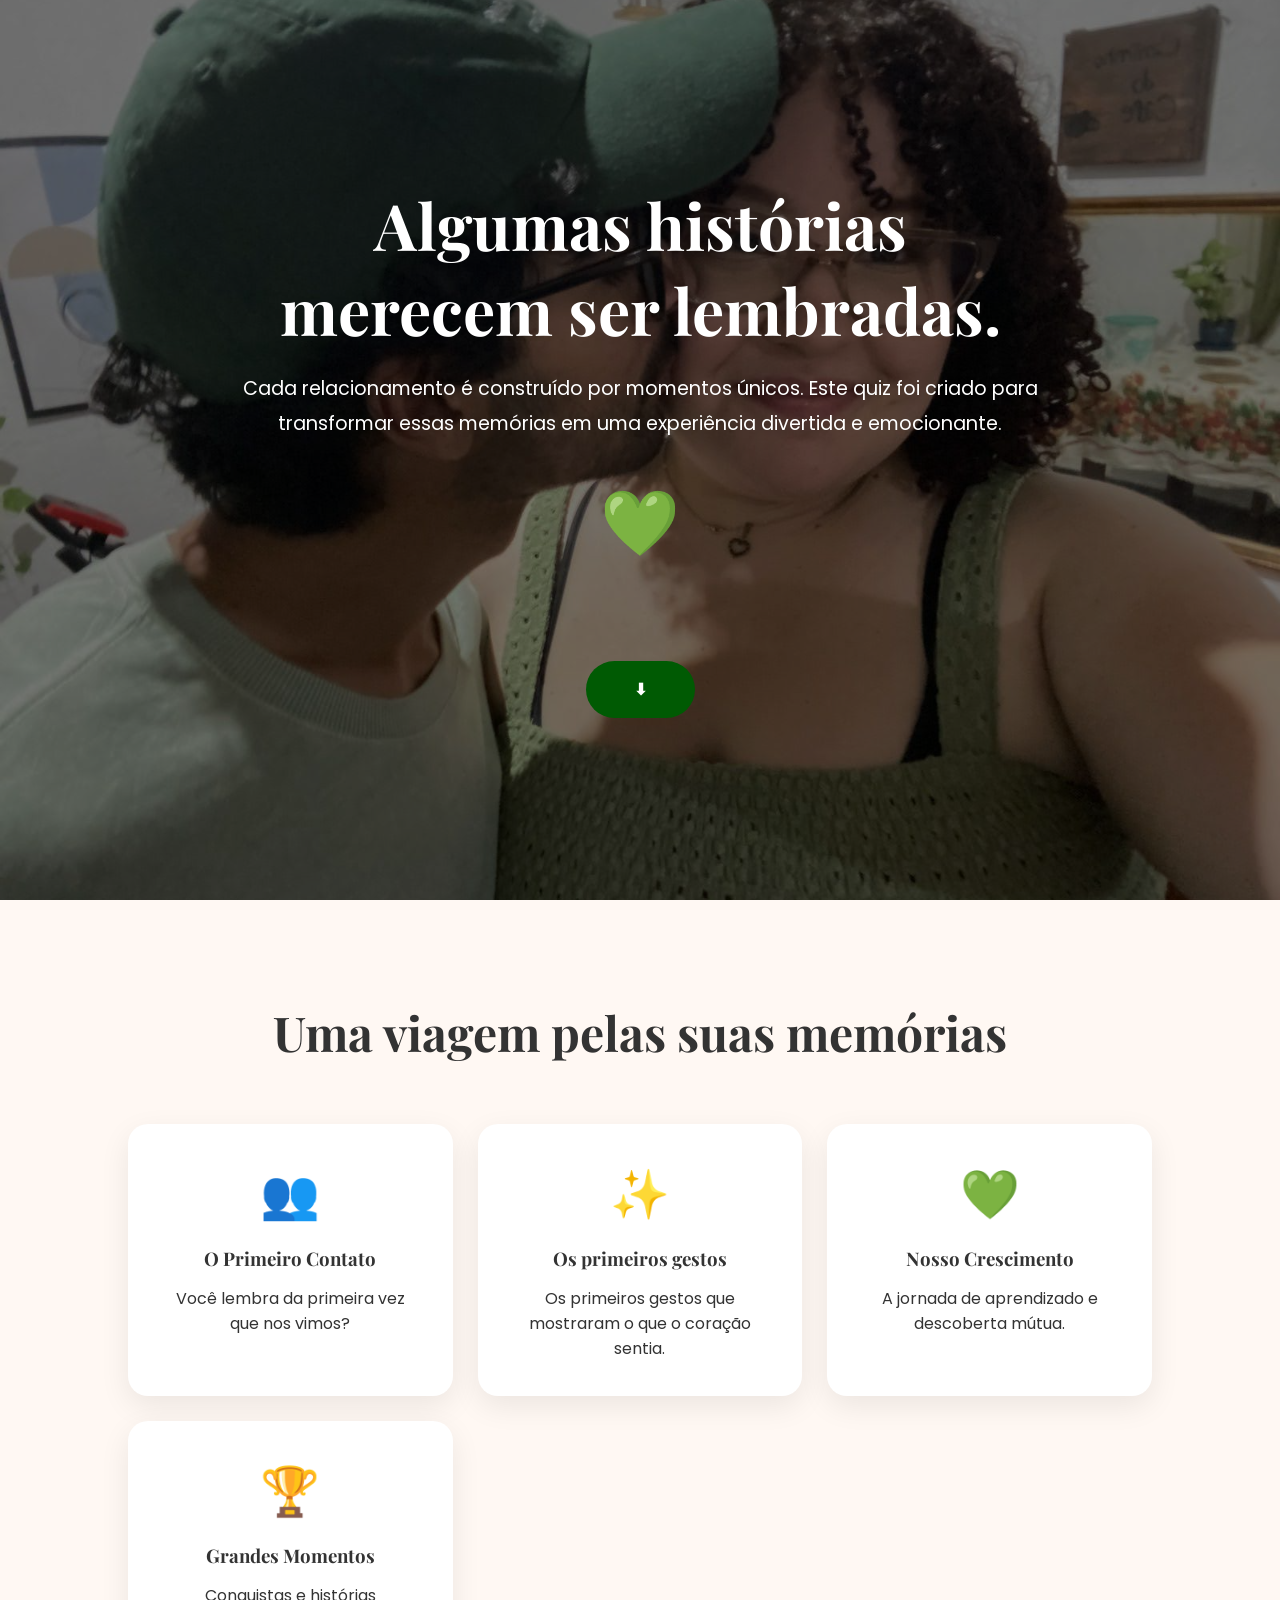
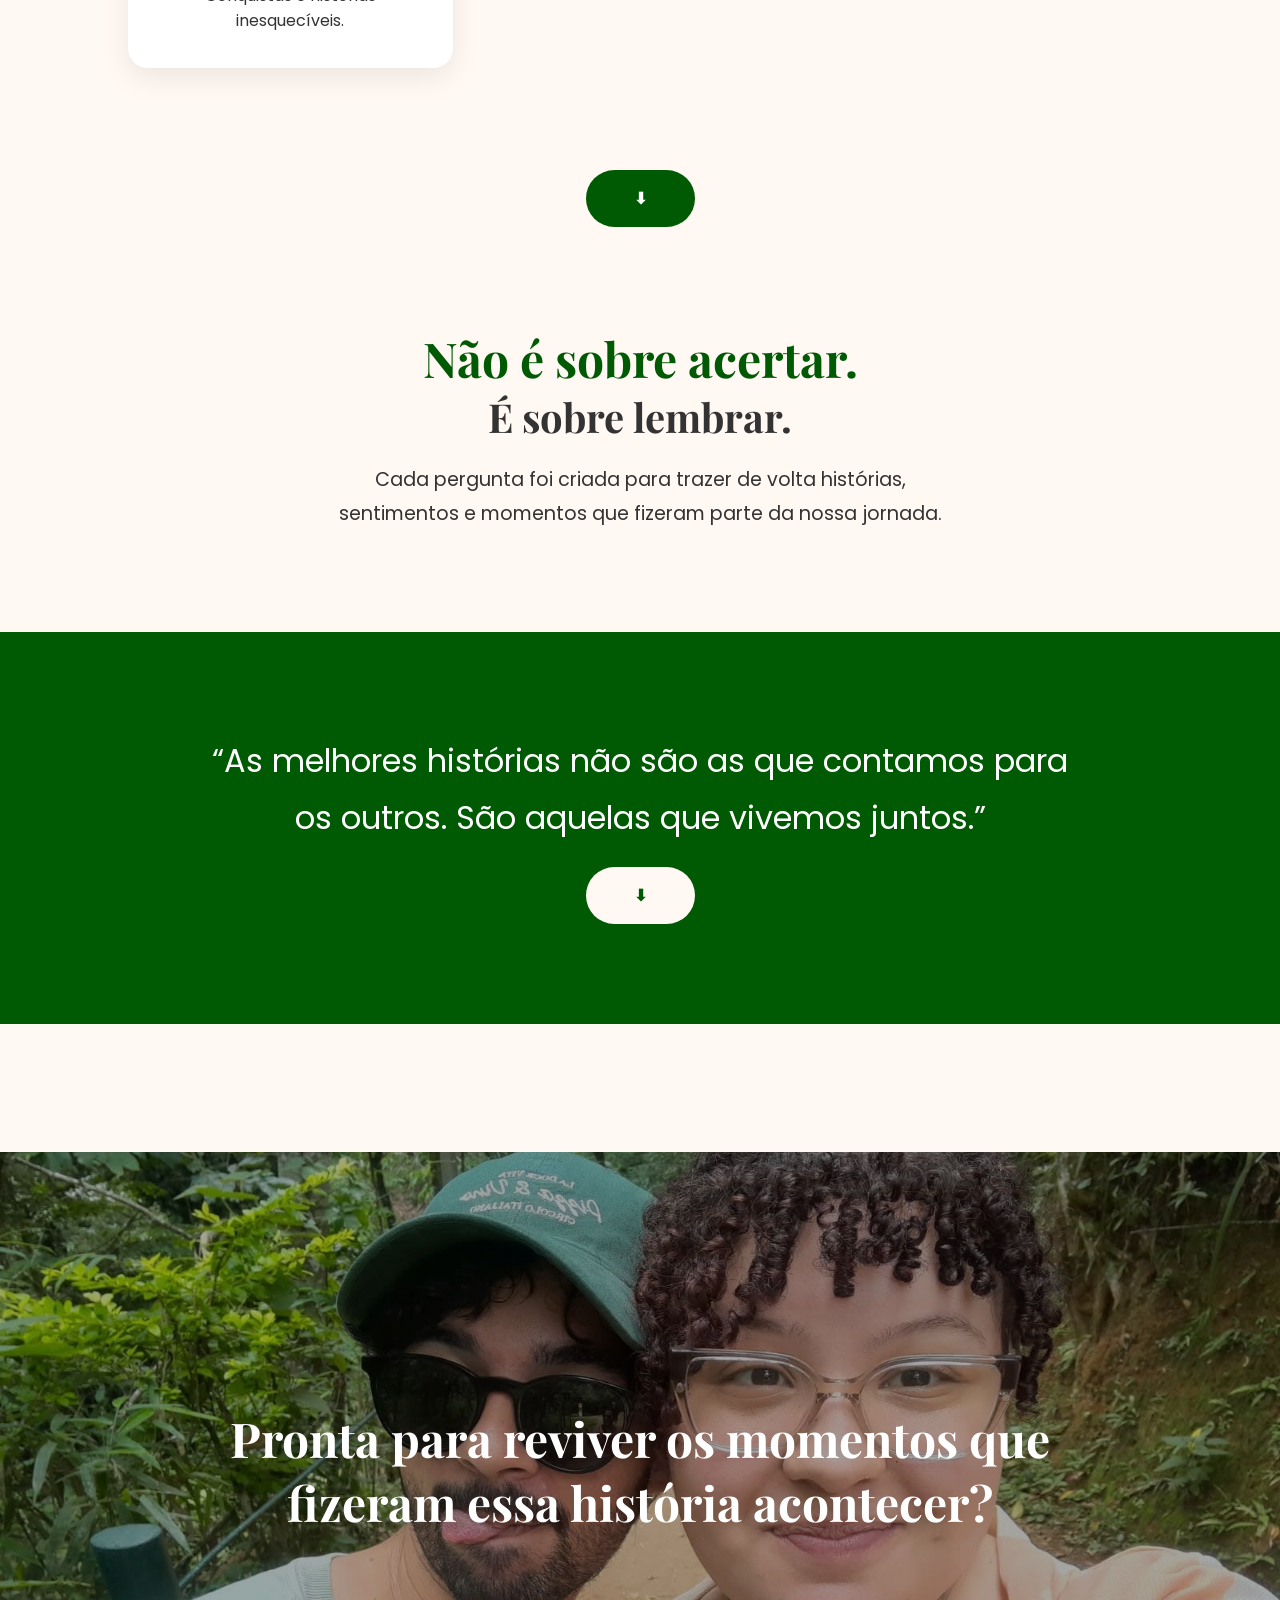
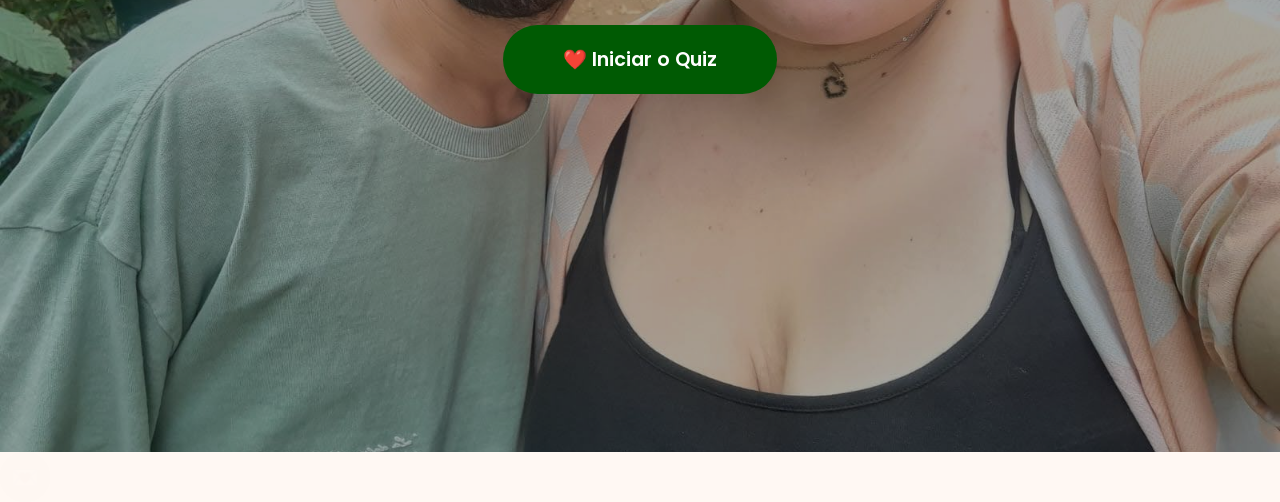
<file: index.html>
<!DOCTYPE html>
<html lang="pt-BR">
<head>
    <meta charset="UTF-8">
    <meta name="viewport" content="width=device-width, initial-scale=1.0">
    <title>Desafio dos Namorados</title>

    <link rel="preconnect" href="https://fonts.googleapis.com">
    <link href="https://fonts.googleapis.com/css2?family=Playfair+Display:wght@500;700&family=Poppins:wght@300;400;500;600&display=swap" rel="stylesheet">

    <link rel="stylesheet" href="style.css">
</head>
<body>

    <section class="hero">
        <div class="overlay"></div>

        <div class="hero-content reveal">
            <h1>Algumas histórias merecem ser lembradas.</h1>

            <p>
                Cada relacionamento é construído por momentos únicos.
                Este quiz foi criado para transformar essas memórias
                em uma experiência divertida e emocionante.
            </p>

<h1>💚</h1>

            <a href="#memories" class="btn">
                &nbsp; ⬇ &nbsp;
            </a>
        </div>
    </section>

    <section class="memories" id="memories">
        <h2 class="reveal">Uma viagem pelas suas memórias</h2>

        <div class="cards">

            <div class="card reveal">
                <span>👥</span>
                <h3>O Primeiro Contato</h3>
                <p>Você lembra da primeira vez que nos vimos?</p>
            </div>

            <div class="card reveal">
                <span>✨</span>
                <h3>Os primeiros gestos</h3>
                <p>Os primeiros gestos que mostraram o que o coração sentia.</p>
            </div>

            <div class="card reveal">
                <span>💚</span>
                <h3>Nosso Crescimento</h3>
                <p>A jornada de aprendizado e descoberta mútua.</p>
            </div>

            <div class="card reveal">
                <span>🏆</span>
                <h3>Grandes Momentos</h3>
                <p>Conquistas e histórias inesquecíveis.</p>
            </div>
        </div>
        <a href="#about" class="btn">&nbsp; ⬇ &nbsp;</a>
    </section>

    <section class="about reveal" id="about">
        <h2>Não é sobre acertar.</h2>
        <h3>É sobre lembrar.</h3>

        <p>
            Cada pergunta foi criada para trazer de volta histórias,
            sentimentos e momentos que fizeram parte da nossa jornada.
        </p>


    </section>


    <section class="quote reveal">
        <blockquote>
            “As melhores histórias não são as que contamos para os outros.
            São aquelas que vivemos juntos.”
        </blockquote>
        <a href="#start" class="btn invert">&nbsp; ⬇ &nbsp;</a>
    </section>

    <section class="cta reveal" id="start">
        <h2>
            Pronta para reviver os momentos que fizeram essa história acontecer?
        </h2>

        <a href="contagem.html" class="btn large">
            ❤️ Iniciar o Quiz
        </a>
    </section>

    <footer class="secret-footer">
        <a href="confissão.html" class="secret-button" title="Segredo">💌</a>
    </footer>

    <script src="script.js"></script>

</body>
</html>
</file>
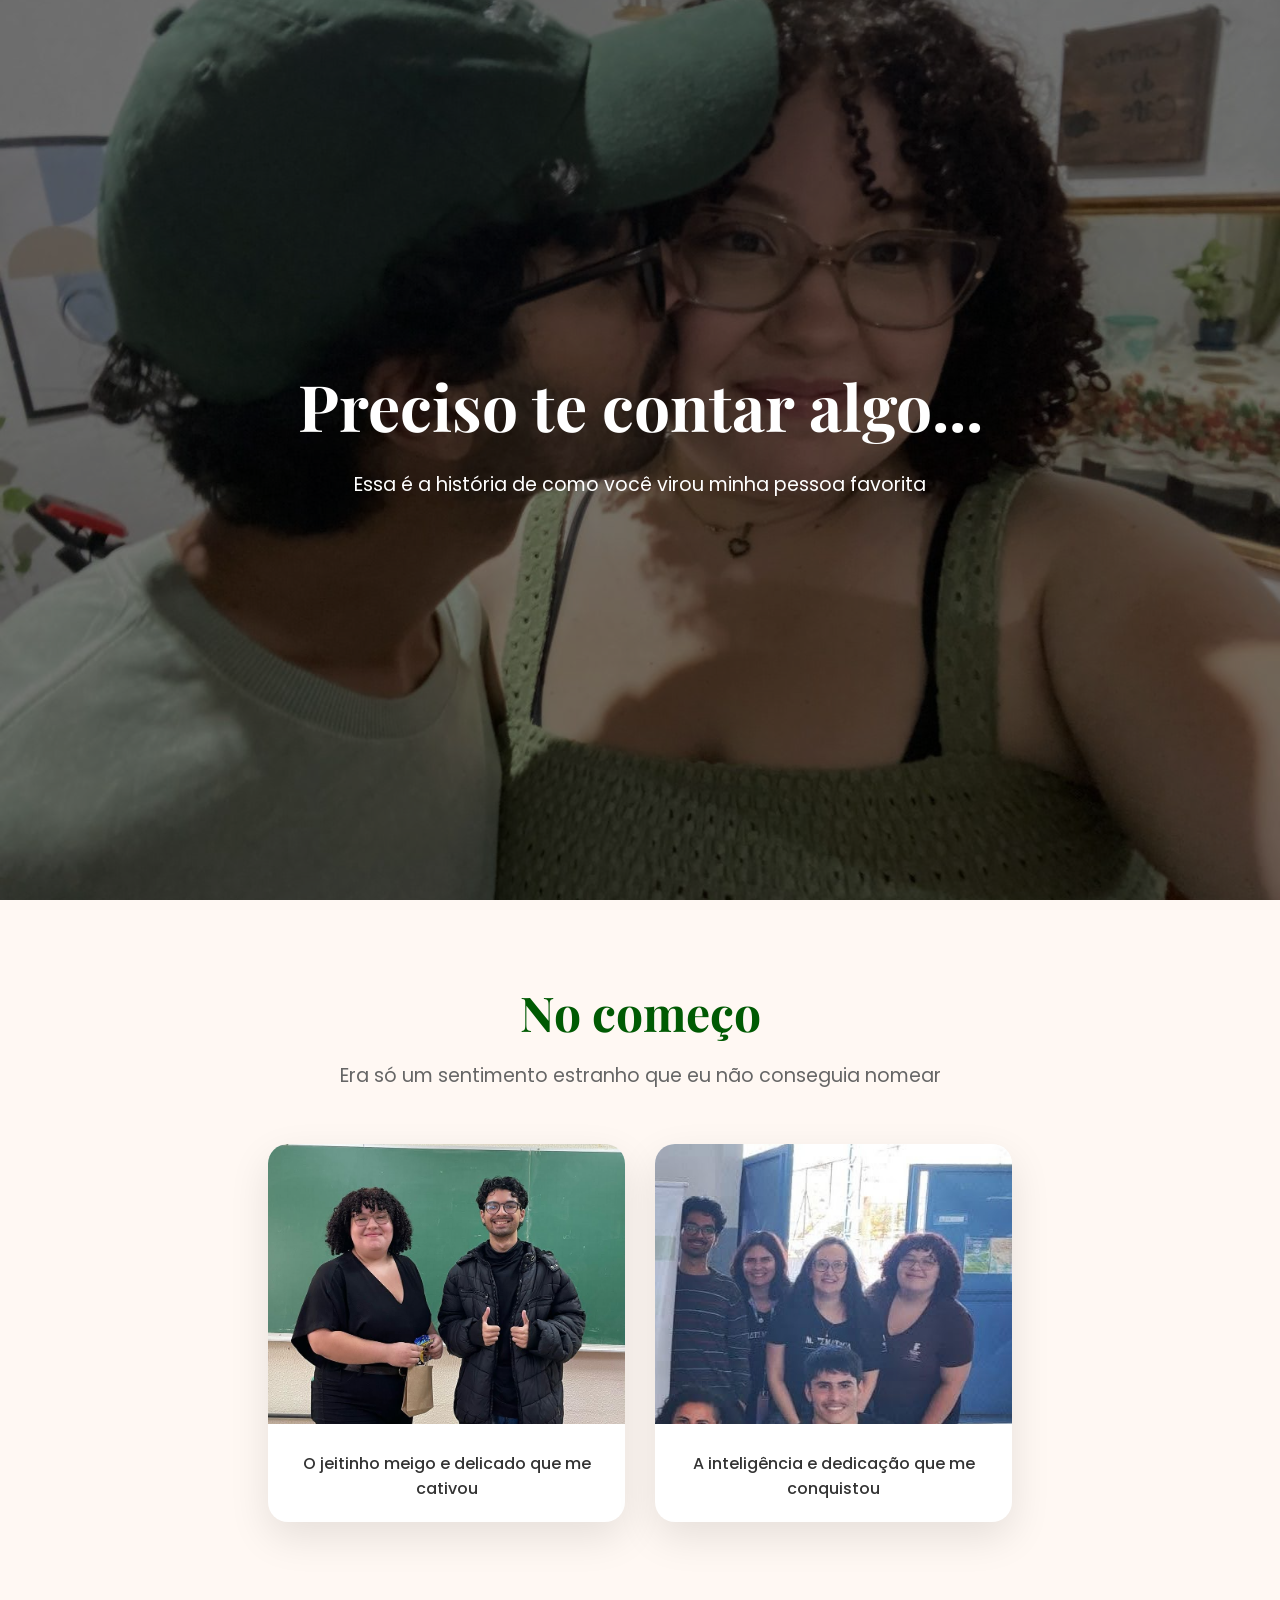
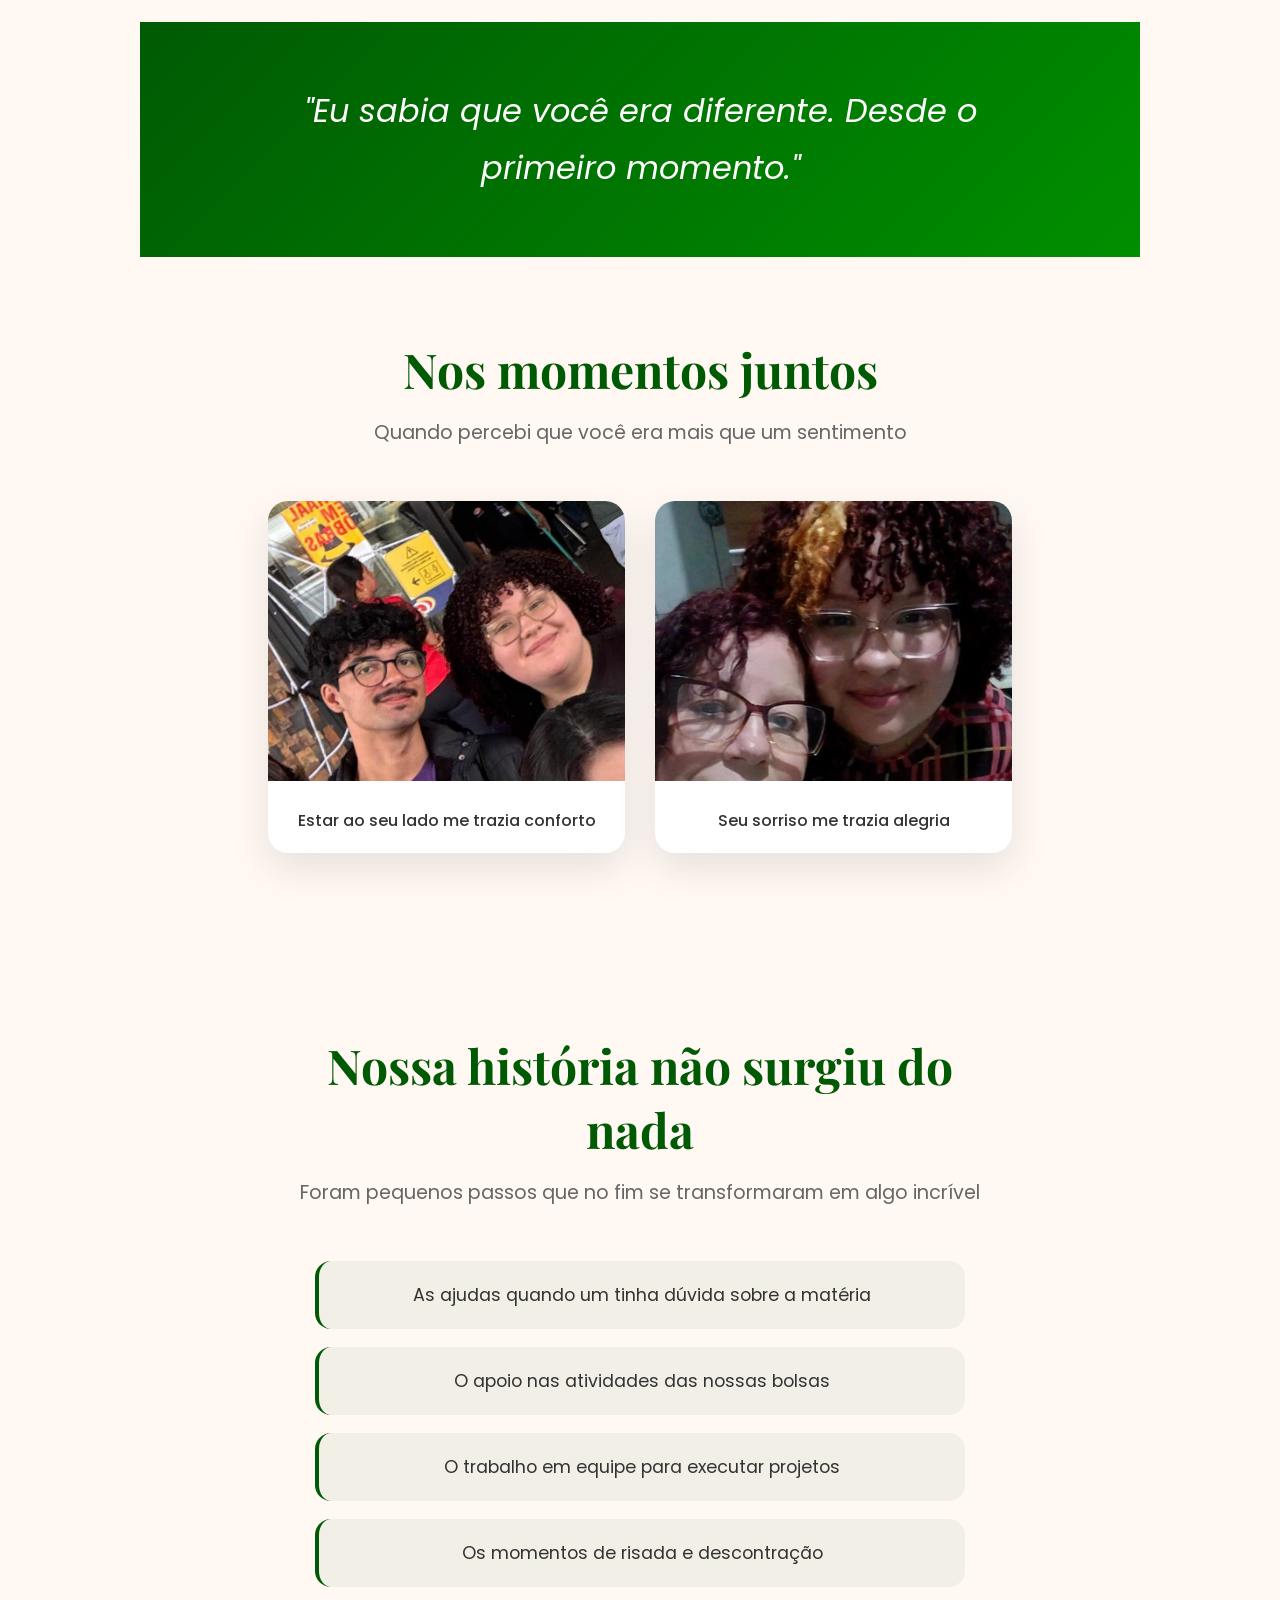
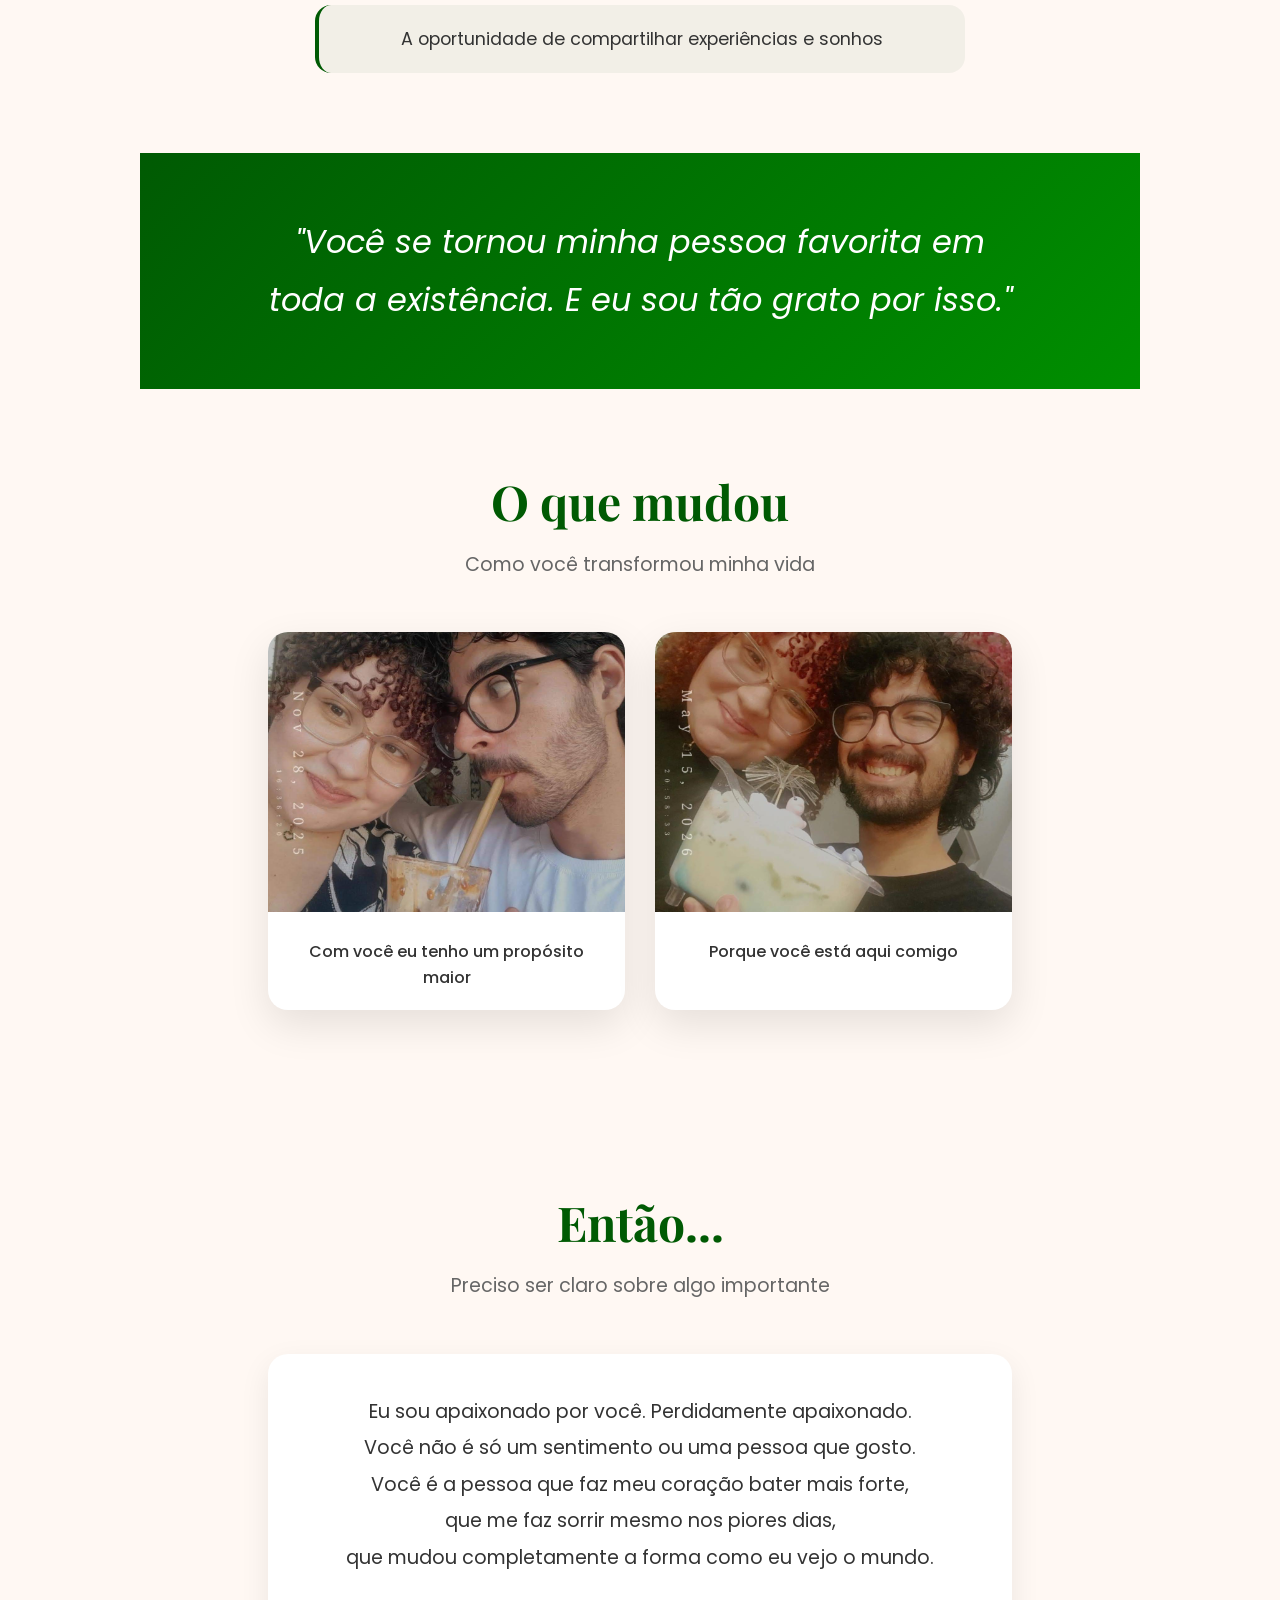
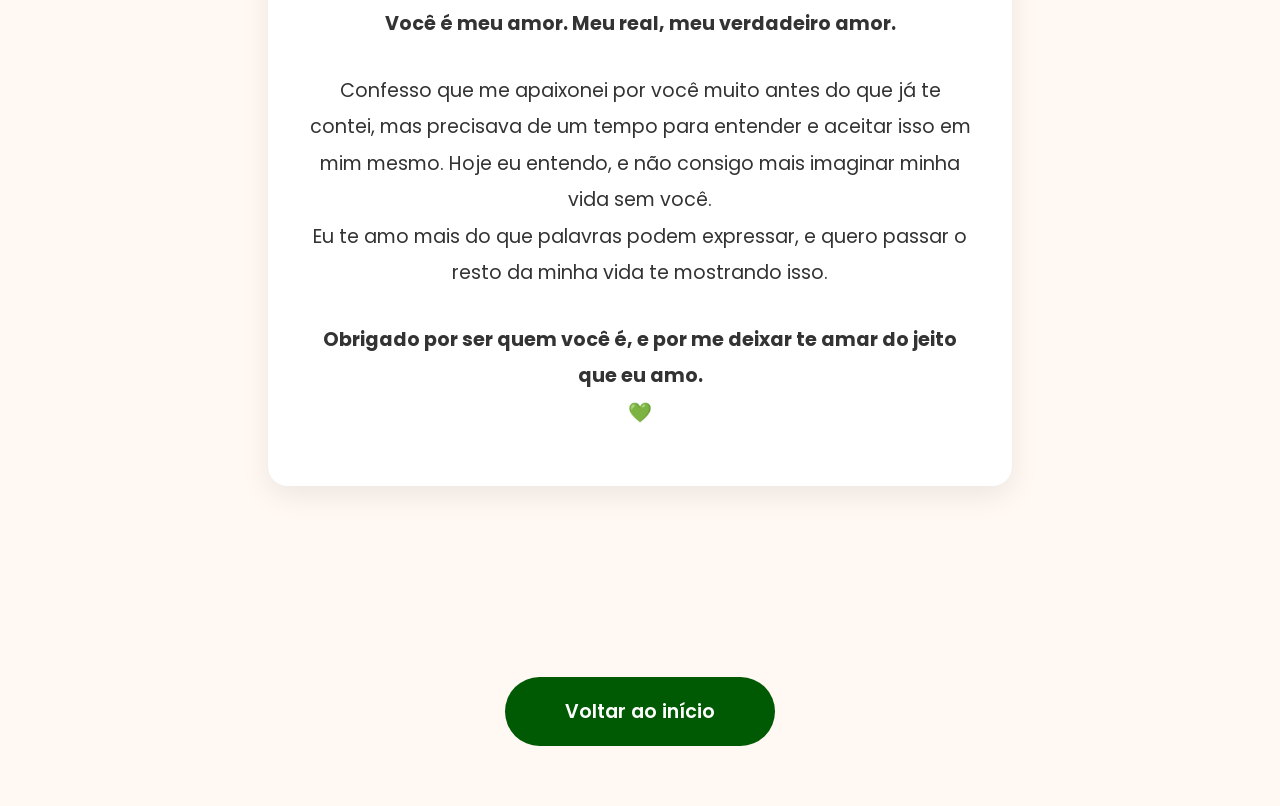
<file: confissão.html>
<!DOCTYPE html>
<html lang="pt-BR">

<head>
    <meta charset="UTF-8">
    <meta name="viewport" content="width=device-width, initial-scale=1.0">
    <title>Nossa Confissão</title>
    <link rel="preconnect" href="https://fonts.googleapis.com">
    <link
        href="https://fonts.googleapis.com/css2?family=Playfair+Display:wght@500;700&family=Poppins:wght@300;400;500;600&display=swap"
        rel="stylesheet">
    <link rel="stylesheet" href="style.css">
</head>

<body>
    <section class="hero reveal">
        <div class="overlay"></div>
        <div class="hero-content">
            <h1>Preciso te contar algo...</h1>
            <p>Essa é a história de como você virou minha pessoa favorita</p>
        </div>
    </section>

    <section class="confession-section reveal">
        <h2>No começo</h2>
        <p class="section-intro">Era só um sentimento estranho que eu não conseguia nomear</p>
        <div class="photo-cards">
            <div class="photo-card">
                <img src="./img/img5.jpg" alt="No começo">
                <p>O jeitinho meigo e delicado que me cativou</p>
            </div>
            <div class="photo-card">
                <img src="./img/img8.jpg" alt="Primeiros momentos">
                <p>A inteligência e dedicação que me conquistou</p>
            </div>
        </div>
    </section>

    <section class="confession-section confession-quote reveal">
        <blockquote>
            "Eu sabia que você era diferente. Desde o primeiro momento."
        </blockquote>
    </section>

    <section class="confession-section reveal">
        <h2>Nos momentos juntos</h2>
        <p class="section-intro">Quando percebi que você era mais que um sentimento</p>
        <div class="photo-cards">
            <div class="photo-card">
                <img src="./img/img9.jpg" alt="Risadas">
                <p>Estar ao seu lado me trazia conforto</p>
            </div>
            <div class="photo-card">
                <img src="./img/img10.jpg" alt="Abraços">
                <p>Seu sorriso me trazia alegria</p>
            </div>
        </div>
    </section>

    <section class="confession-section reveal">
        <h2>Nossa história não surgiu do nada</h2>
        <p class="section-intro">Foram pequenos passos que no fim se transformaram em algo incrível</p>
        <div class="details-list reveal">
            <div class="detail-item">As ajudas quando um tinha dúvida sobre a matéria</div>
            <div class="detail-item">O apoio nas atividades das nossas bolsas</div>
            <div class="detail-item">O trabalho em equipe para executar projetos</div>
            <div class="detail-item">Os momentos de risada e descontração</div>
            <div class="detail-item">A oportunidade de compartilhar experiências e sonhos</div>
        </div>
    </section>

    <section class="confession-section confession-quote reveal">
        <blockquote>
            "Você se tornou minha pessoa favorita em toda a existência. E eu sou tão grato por isso."
        </blockquote>
    </section>

    <section class="confession-section reveal">
        <h2>O que mudou</h2>
        <p class="section-intro">Como você transformou minha vida</p>
        <div class="photo-cards">
            <div class="photo-card">
                <img src="./img/img2.jpg" alt="Agora">
                <p>Com você eu tenho um propósito maior</p>
            </div>
            <div class="photo-card">
                <img src="./img/img11.jpg" alt="Juntos">
                <p>Porque você está aqui comigo</p>
            </div>
        </div>
    </section>

    <section class="confession-section reveal">
        <h2>Então...</h2>
        <p class="section-intro">Preciso ser claro sobre algo importante</p>
        <div class="final-confession">
            <p>
                Eu sou apaixonado por você. Perdidamente apaixonado.<br>
                Você não é só um sentimento ou uma pessoa que gosto.<br>
                Você é a pessoa que faz meu coração bater mais forte,<br>
                que me faz sorrir mesmo nos piores dias,</br>
                que mudou completamente a forma como eu vejo o mundo.
            </p>
            <p style="margin-top: 30px; font-weight: bold; margin-bottom: 30px;">
                Você é meu amor. Meu real, meu verdadeiro amor.
            </p>

            <p>
                Confesso que me apaixonei por você muito antes do que já te contei, mas precisava de um tempo para
                entender e aceitar isso em mim mesmo. Hoje eu entendo, e não consigo mais imaginar minha vida sem
                você.<br>
                Eu te amo mais do que palavras podem expressar, e quero passar o resto da minha vida te mostrando isso.
            </p>
            <p style="margin-top: 30px; font-weight: bold;">
                Obrigado por ser quem você é, e por me deixar te amar do jeito que eu amo. <br> 💚
            </p>
        </div>
    </section>

    <section class="confession-cta reveal">
        <a href="index.html" class="btn large">Voltar ao início</a>
    </section>

    <script src="script.js"></script>
</body>

</html>
</file>
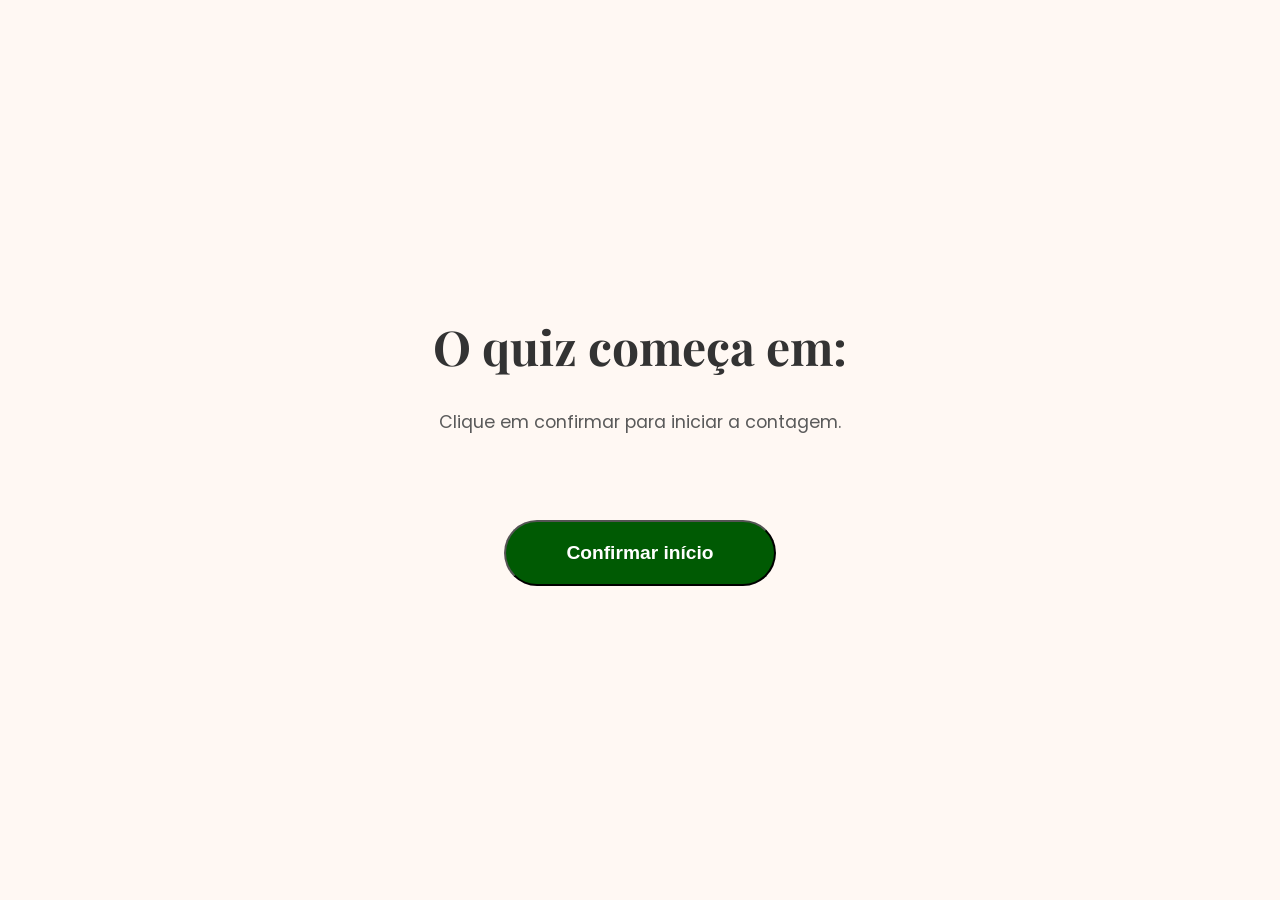
<file: contagem.html>
<!DOCTYPE html>
<html lang="pt-BR">

<head>
    <meta charset="UTF-8">
    <meta name="viewport" content="width=device-width, initial-scale=1.0">
    <title>Desafio dos Namorados</title>

    <link rel="preconnect" href="https://fonts.googleapis.com">
    <link
        href="https://fonts.googleapis.com/css2?family=Playfair+Display:wght@500;700&family=Poppins:wght@300;400;500;600&display=swap"
        rel="stylesheet">

    <link rel="stylesheet" href="style.css">
</head>

<body>
    <section class="countdown reveal">
        <h2>O quiz começa em:</h2>
        <p class="subtitle">Clique em confirmar para iniciar a contagem.</p>

        <div class="timer hidden">
            <div>
                <span id="seconds">10</span>
                <p>Segundos</p>
            </div>
        </div>

        <button id="start-quiz" class="btn large">Confirmar início</button>
    </section>

    <script src="script.js"></script>
</body>

</html>
</file>
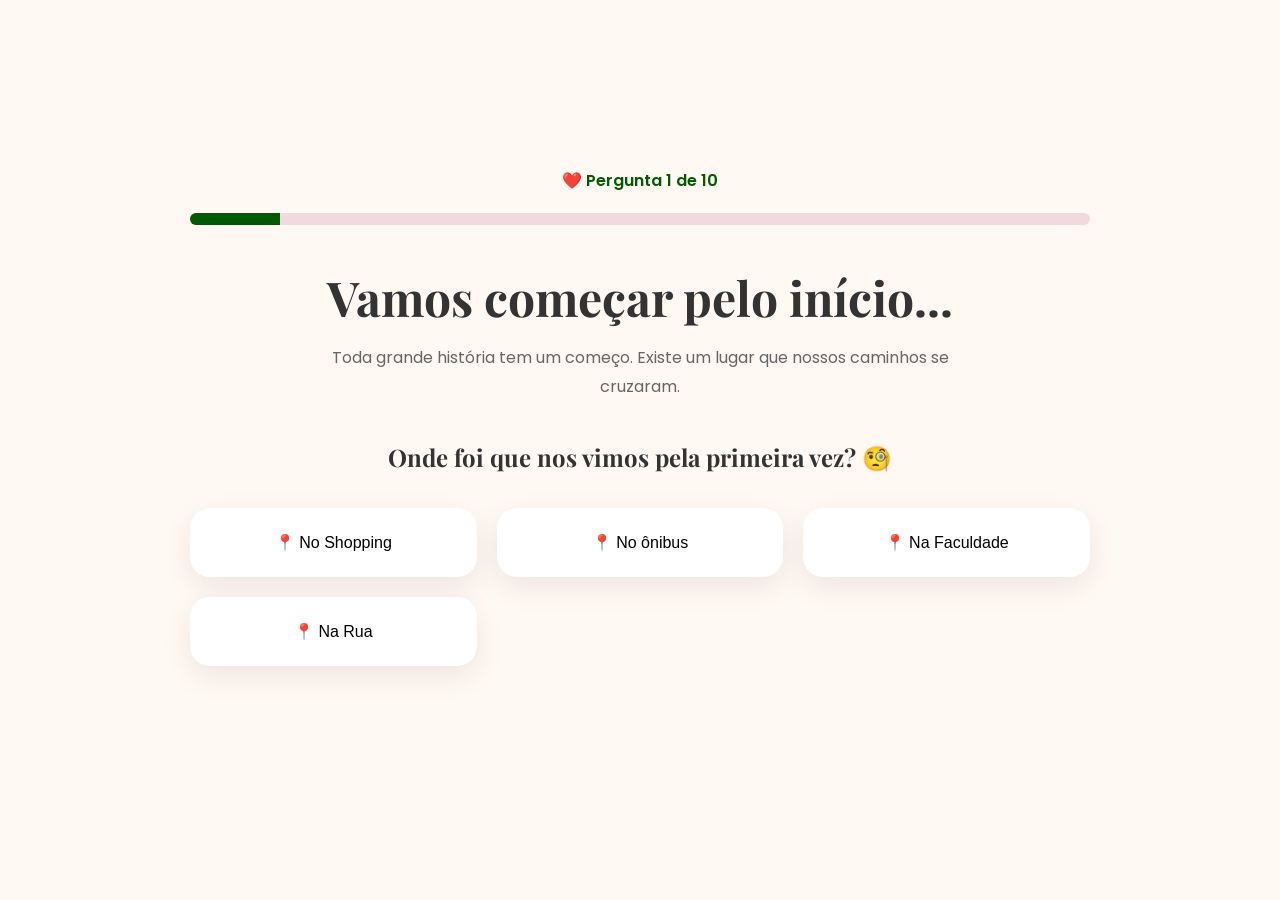
<file: q1.html>
<!DOCTYPE html>
<html lang="pt-BR">

<head>
    <meta charset="UTF-8">
    <meta name="viewport" content="width=device-width, initial-scale=1.0">
    <title>Quiz - Pergunta 1</title>
    <link rel="preconnect" href="https://fonts.googleapis.com">
    <link href="https://fonts.googleapis.com/css2?family=Playfair+Display:wght@500;700&family=Poppins:wght@300;400;500;600&display=swap" rel="stylesheet">
    <link rel="stylesheet" href="style.css">
</head>

<body>
    <section class="question-page">

        <div class="quiz-container">

            <span class="question-number">
                ❤️ Pergunta 1 de 10
            </span>

            <div class="progress">
                <div class="progress-fill"></div>
            </div>

            <h1>
                Vamos começar pelo início...
            </h1>

            <p class="intro">
                Toda grande história tem um começo.
                Existe um lugar que nossos caminhos se cruzaram.
            </p>

            <h2 class="question">
                Onde foi que nos vimos pela primeira vez? 🧐
            </h2>

            <div class="answers">

                <button class="answer-card" data-correct="false" data-message="Acho que não é isso, tente se lembrar...">
                    📍 No Shopping
                </button>

                <button class="answer-card" data-correct="false" data-message="Não me lembro de ter sido nesse lugar">
                    📍 No ônibus
                </button>

                <button class="answer-card" data-correct="true">
                    📍 Na Faculdade
                </button>

                <button class="answer-card" data-correct="false" data-message="Talvez tenha sido, não tenho certeza">
                    📍 Na Rua
                </button>

            </div>

            <div class="feedback-message"></div>

        </div>

    </section>

    <script src="script.js"></script>
</body>

</html>
</file>
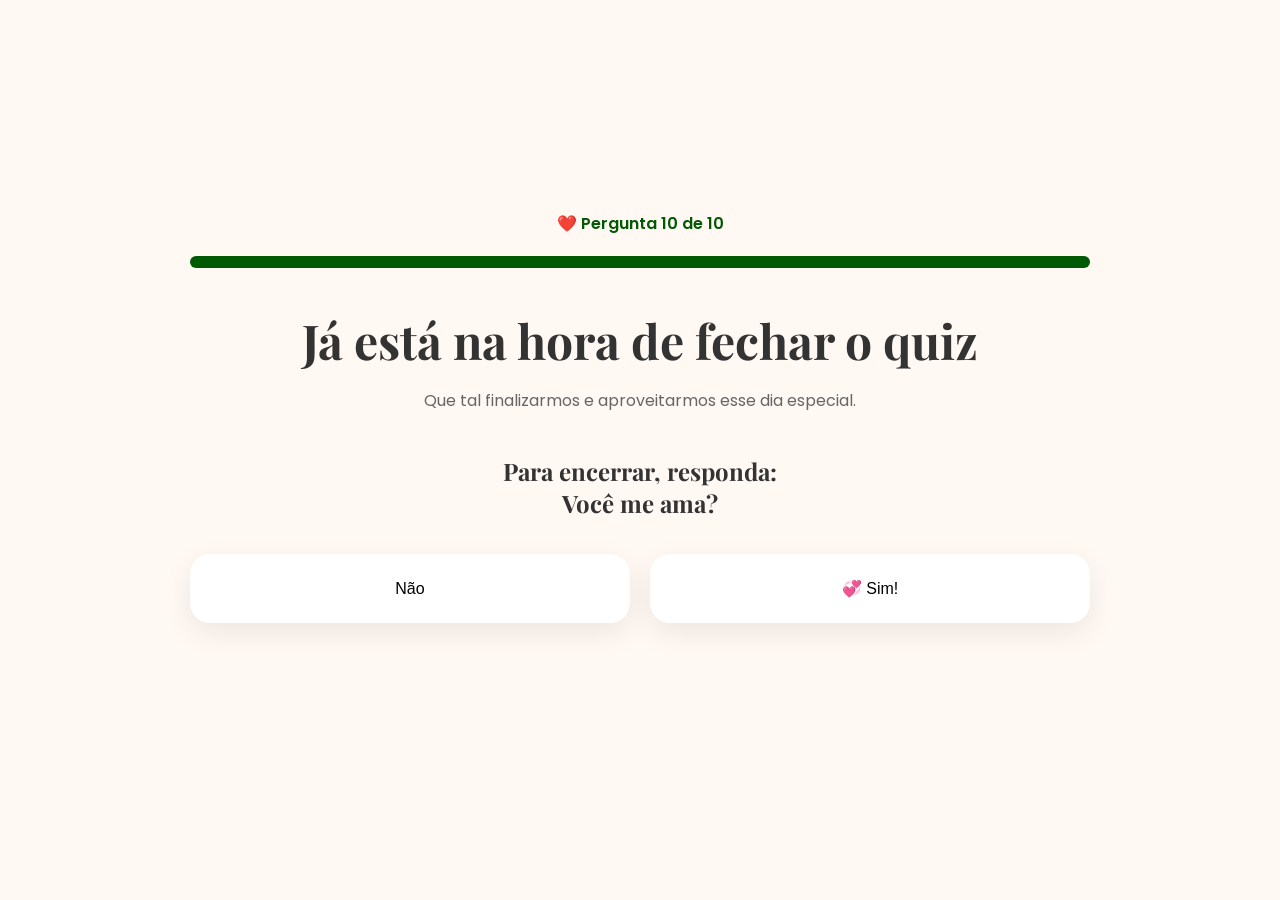
<file: q10.html>
<!DOCTYPE html>
<html lang="pt-BR">

<head>
    <meta charset="UTF-8">
    <meta name="viewport" content="width=device-width, initial-scale=1.0">
    <title>Quiz - Pergunta 10</title>
    <link rel="preconnect" href="https://fonts.googleapis.com">
    <link href="https://fonts.googleapis.com/css2?family=Playfair+Display:wght@500;700&family=Poppins:wght@300;400;500;600&display=swap" rel="stylesheet">
    <link rel="stylesheet" href="style.css">
</head>

<body>
    <section class="question-page" id="q10-page">
        <div class="quiz-container">
            <span class="question-number">❤️ Pergunta 10 de 10</span>
            <div class="progress">
                <div class="progress-fill" style="width:100%"></div>
            </div>
            <h1>Já está na hora de fechar o quiz</h1>
            <p class="intro">Que tal finalizarmos e aproveitarmos esse dia especial.</p>
            <h2 class="question">Para encerrar, responda: <br> Você me ama?</h2>
            <div class="answers">
                <button class="answer-card" data-correct="false">Não</button>
                <button class="answer-card" data-correct="true">💞 Sim!</button>
            </div>
            <div class="feedback-message"></div>
        </div>
    </section>
    <script src="script.js"></script>
</body>

</html>
</file>
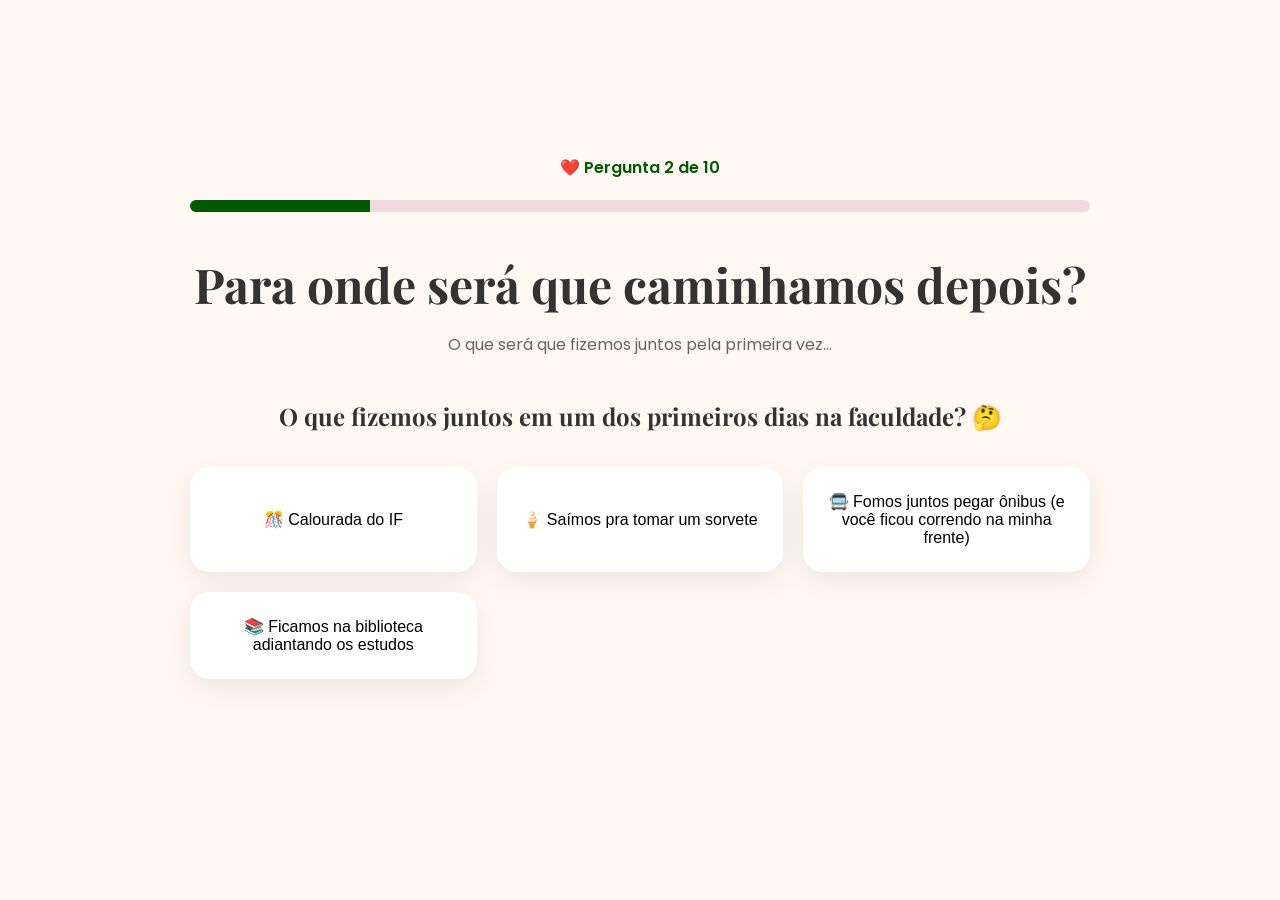
<file: q2.html>
<!DOCTYPE html>
<html lang="pt-BR">

<head>
    <meta charset="UTF-8">
    <meta name="viewport" content="width=device-width, initial-scale=1.0">
    <title>Quiz - Pergunta 2</title>
    <link rel="preconnect" href="https://fonts.googleapis.com">
    <link href="https://fonts.googleapis.com/css2?family=Playfair+Display:wght@500;700&family=Poppins:wght@300;400;500;600&display=swap" rel="stylesheet">
    <link rel="stylesheet" href="style.css">
</head>

<body>
    <section class="question-page">
        <div class="quiz-container">
            <span class="question-number">❤️ Pergunta 2 de 10</span>
            <div class="progress">
                <div class="progress-fill" style="width:20%"></div>
            </div>
            <h1>Para onde será que caminhamos depois?</h1>
            <p class="intro">O que será que fizemos juntos pela primeira vez...</p>
            <h2 class="question">O que fizemos juntos em um dos primeiros dias na faculdade? 🤔</h2>
            <div class="answers">
                <button class="answer-card" data-correct="false" data-message="rsrs participamos juntos, mas essa não conta!">🎊 Calourada do IF</button>
                <button class="answer-card" data-correct="false" data-message="Acho que não é isso, tente se lembrar...">🍦 Saímos pra tomar um sorvete</button>
                <button class="answer-card" data-correct="true">🚍 Fomos juntos pegar ônibus (e você ficou correndo na minha frente)</button>
                <button class="answer-card" data-correct="false" data-message="Talvez tenha sido, não tenho certeza">📚 Ficamos na biblioteca adiantando os estudos</button>
            </div>
            <div class="feedback-message"></div>
        </div>
    </section>
    <script src="script.js"></script>
</body>

</html>
</file>
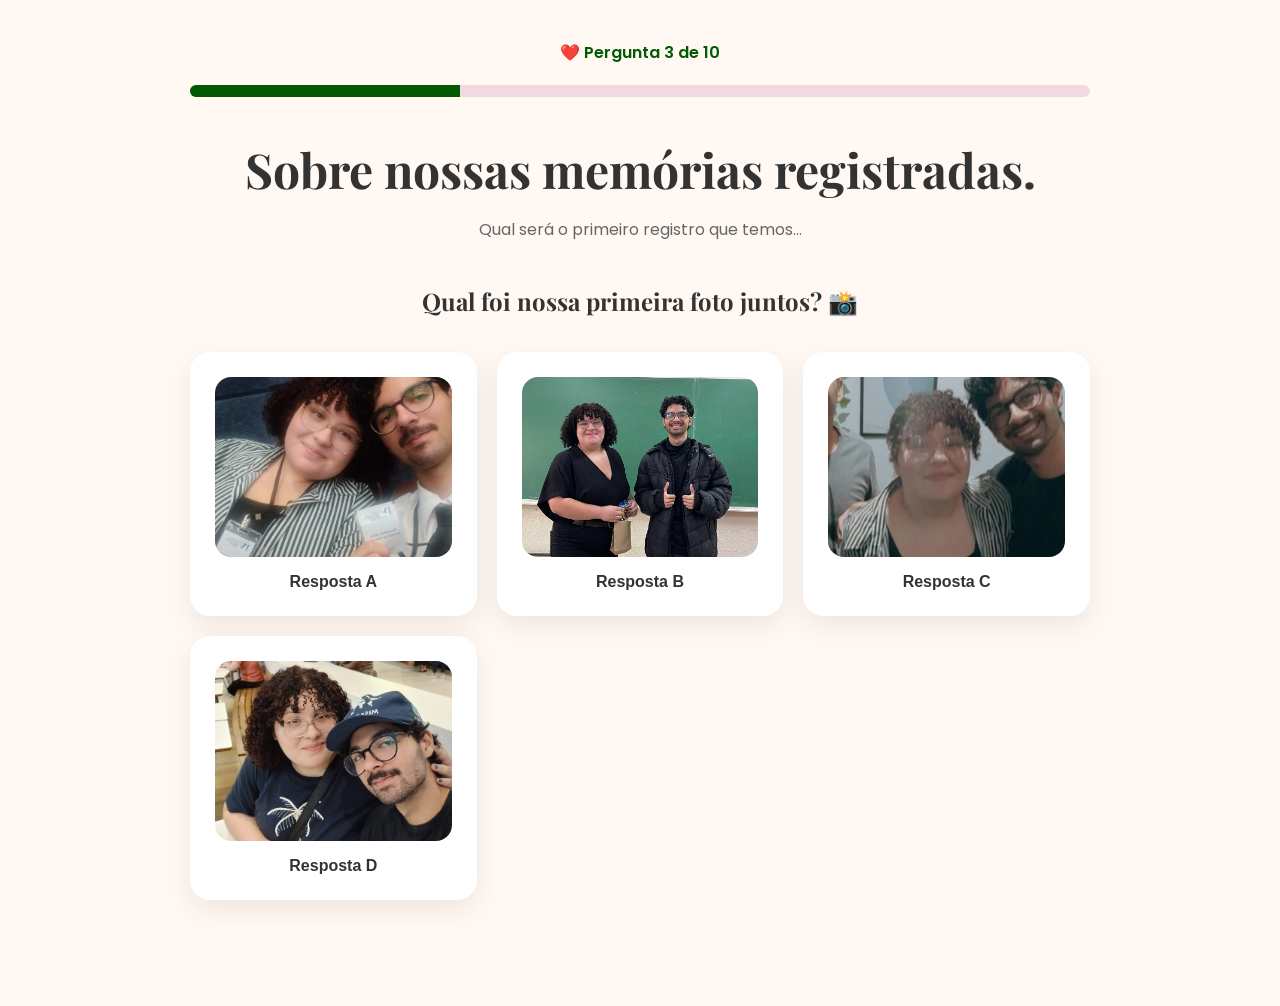
<file: q3.html>
<!DOCTYPE html>
<html lang="pt-BR">

<head>
    <meta charset="UTF-8">
    <meta name="viewport" content="width=device-width, initial-scale=1.0">
    <title>Quiz - Pergunta 3</title>
    <link rel="preconnect" href="https://fonts.googleapis.com">
    <link href="https://fonts.googleapis.com/css2?family=Playfair+Display:wght@500;700&family=Poppins:wght@300;400;500;600&display=swap" rel="stylesheet">
    <link rel="stylesheet" href="style.css">
</head>

<body>
    <section class="question-page">
        <div class="quiz-container">
            <span class="question-number">❤️ Pergunta 3 de 10</span>
            <div class="progress">
                <div class="progress-fill" style="width:30%"></div>
            </div>
            <h1>Sobre nossas memórias registradas.</h1>
            <p class="intro">Qual será o primeiro registro que temos...</p>
            <h2 class="question">Qual foi nossa primeira foto juntos? 📸</h2>
            <div class="answers">
                <button class="answer-card has-image" data-correct="false" data-message="Acho que não foi essa não, tente se lembrar...">
                    <img src="./img/img4.jpg" alt="Opção A">
                    <span>Resposta A</span>
                </button>
                <button class="answer-card has-image" data-correct="true">
                    <img src="./img/img5.jpg" alt="Opção B">
                    <span>Resposta B</span>
                </button>
                <button class="answer-card has-image" data-correct="false" data-message="Não me lembro de ter sido essa">
                    <img src="./img/img6.jpg" alt="Opção C">
                    <span>Resposta C</span>
                </button>
                <button class="answer-card has-image" data-correct="false" data-message="Talvez tenha sido, não tenho certeza">
                    <img src="./img/img7.jpg" alt="Opção D">
                    <span>Resposta D</span>
                </button>
            </div>
            <div class="feedback-message"></div>
        </div>
    </section>
    <script src="script.js"></script>
</body>

</html>
</file>
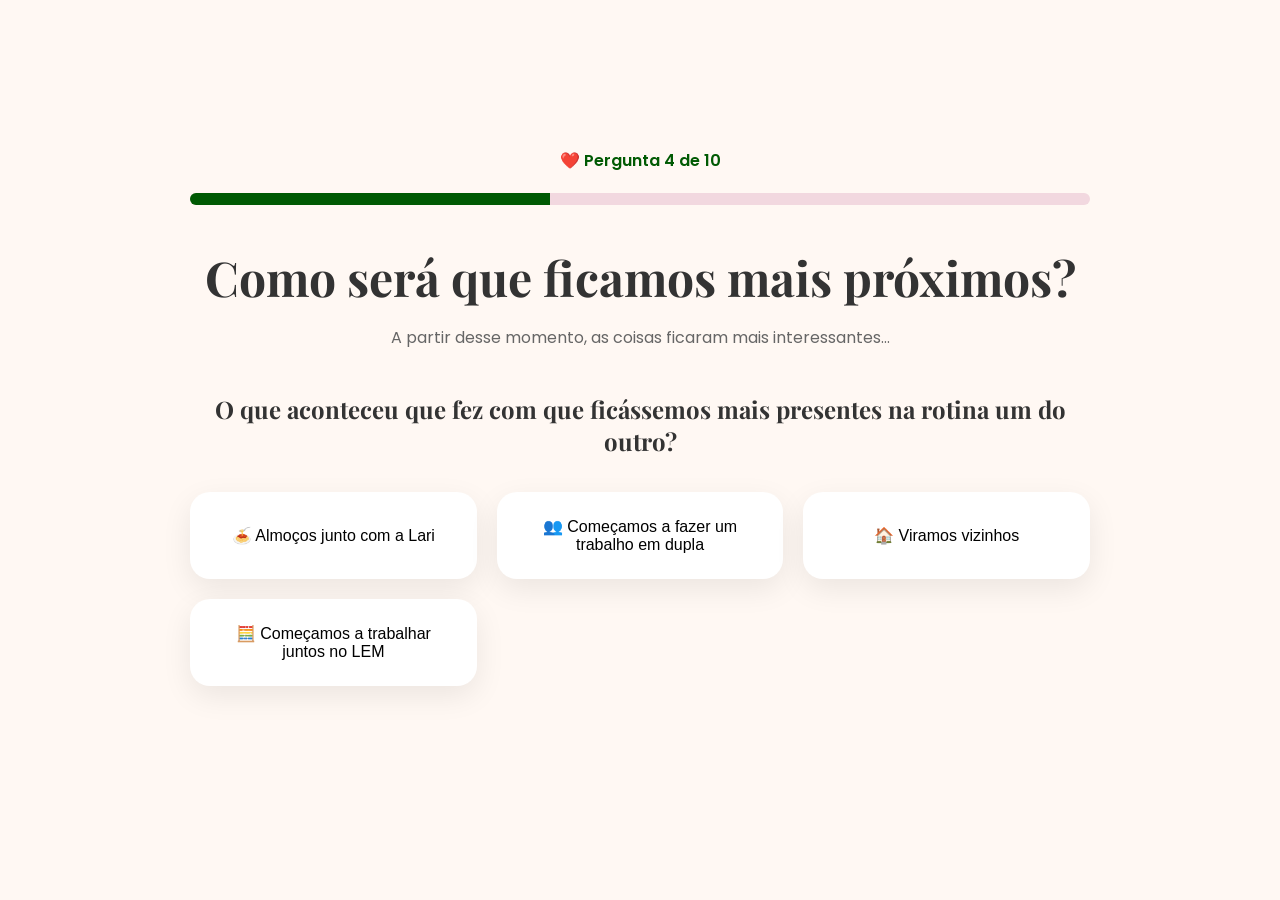
<file: q4.html>
<!DOCTYPE html>
<html lang="pt-BR">

<head>
    <meta charset="UTF-8">
    <meta name="viewport" content="width=device-width, initial-scale=1.0">
    <title>Quiz - Pergunta 4</title>
    <link rel="preconnect" href="https://fonts.googleapis.com">
    <link href="https://fonts.googleapis.com/css2?family=Playfair+Display:wght@500;700&family=Poppins:wght@300;400;500;600&display=swap" rel="stylesheet">
    <link rel="stylesheet" href="style.css">
</head>

<body>
    <section class="question-page">
        <div class="quiz-container">
            <span class="question-number">❤️ Pergunta 4 de 10</span>
            <div class="progress">
                <div class="progress-fill" style="width:40%"></div>
            </div>
            <h1>Como será que ficamos mais próximos?</h1>
            <p class="intro">A partir desse momento, as coisas ficaram mais interessantes...</p>
            <h2 class="question">O que aconteceu que fez com que ficássemos mais presentes na rotina um do outro?</h2>
            <div class="answers">
                <button class="answer-card" data-correct="true">🍝 Almoços junto com a Lari</button>
                <button class="answer-card" data-correct="false" data-message="Não me lembro de ter sido isso">👥 Começamos a fazer um trabalho em dupla</button>
                <button class="answer-card" data-correct="false" data-message="Acho que isso não aconteceu">🏠 Viramos vizinhos</button>
                <button class="answer-card" data-correct="true">🧮 Começamos a trabalhar juntos no LEM</button>
            </div>
            <div class="feedback-message"></div>
        </div>
    </section>
    <script src="script.js"></script>
</body>

</html>
</file>
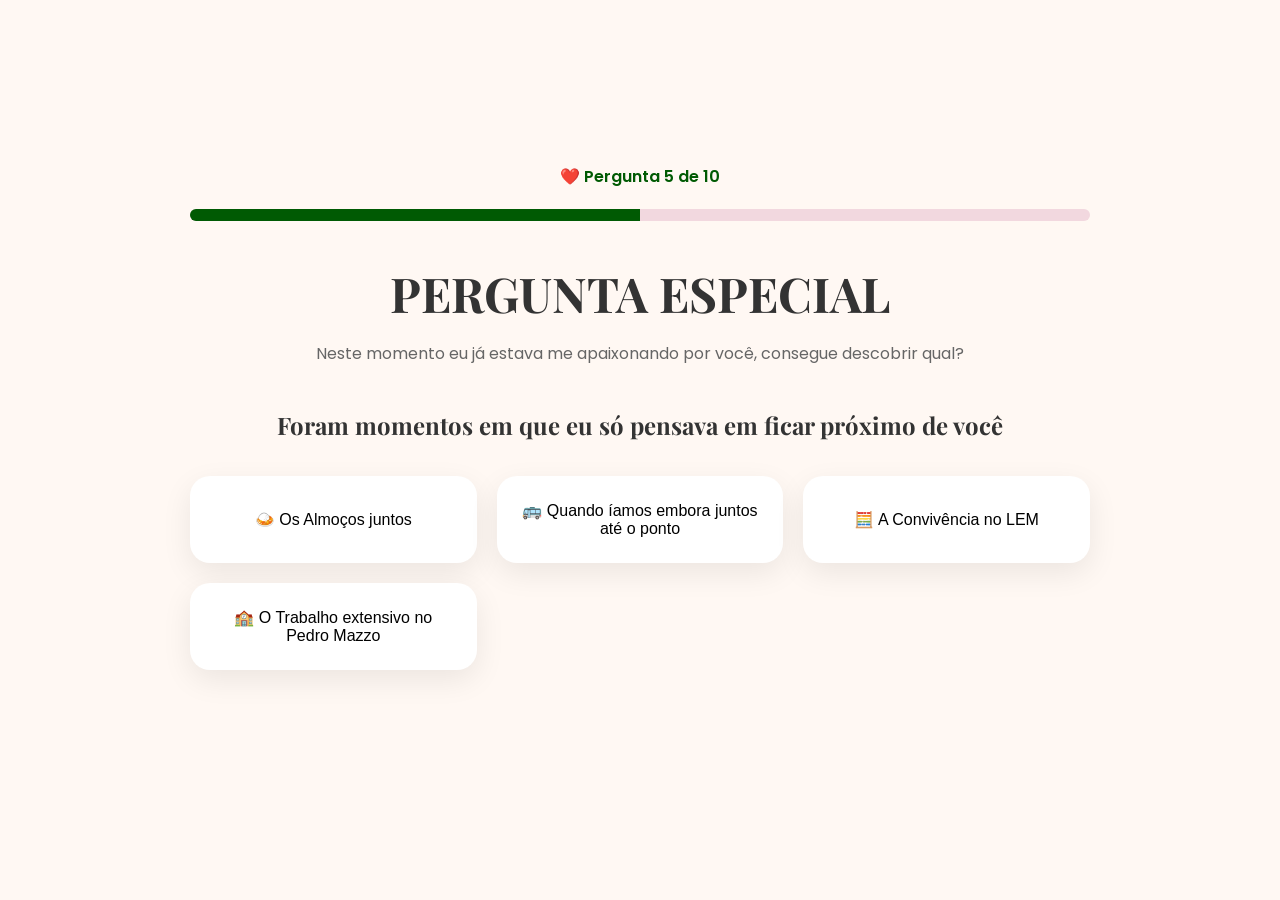
<file: q5.html>
<!DOCTYPE html>
<html lang="pt-BR">

<head>
    <meta charset="UTF-8">
    <meta name="viewport" content="width=device-width, initial-scale=1.0">
    <title>Quiz - Pergunta 5</title>
    <link rel="preconnect" href="https://fonts.googleapis.com">
    <link href="https://fonts.googleapis.com/css2?family=Playfair+Display:wght@500;700&family=Poppins:wght@300;400;500;600&display=swap" rel="stylesheet">
    <link rel="stylesheet" href="style.css">
</head>

<body>
    <section class="question-page">
        <div class="quiz-container">
            <span class="question-number">❤️ Pergunta 5 de 10</span>
            <div class="progress">
                <div class="progress-fill" style="width:50%"></div>
            </div>
            <h1><strong>PERGUNTA ESPECIAL</strong></h1>
            <p class="intro">Neste momento eu já estava me apaixonando por você, consegue descobrir qual?</p>
            <h2 class="question">Foram momentos em que eu só pensava em ficar próximo de você</h2>
            <div class="answers">
                <button class="answer-card" data-correct="true">🍛 Os Almoços juntos</button>
                <button class="answer-card" data-correct="true">🚌 Quando íamos embora juntos até o ponto</button>
                <button class="answer-card" data-correct="true">🧮 A Convivência no LEM</button>
                <button class="answer-card" data-correct="true">🏫 O Trabalho extensivo no Pedro Mazzo</button>
            </div>
            <div class="feedback-message"></div>
        </div>
    </section>
    <script src="script.js"></script>
</body>

</html>
</file>
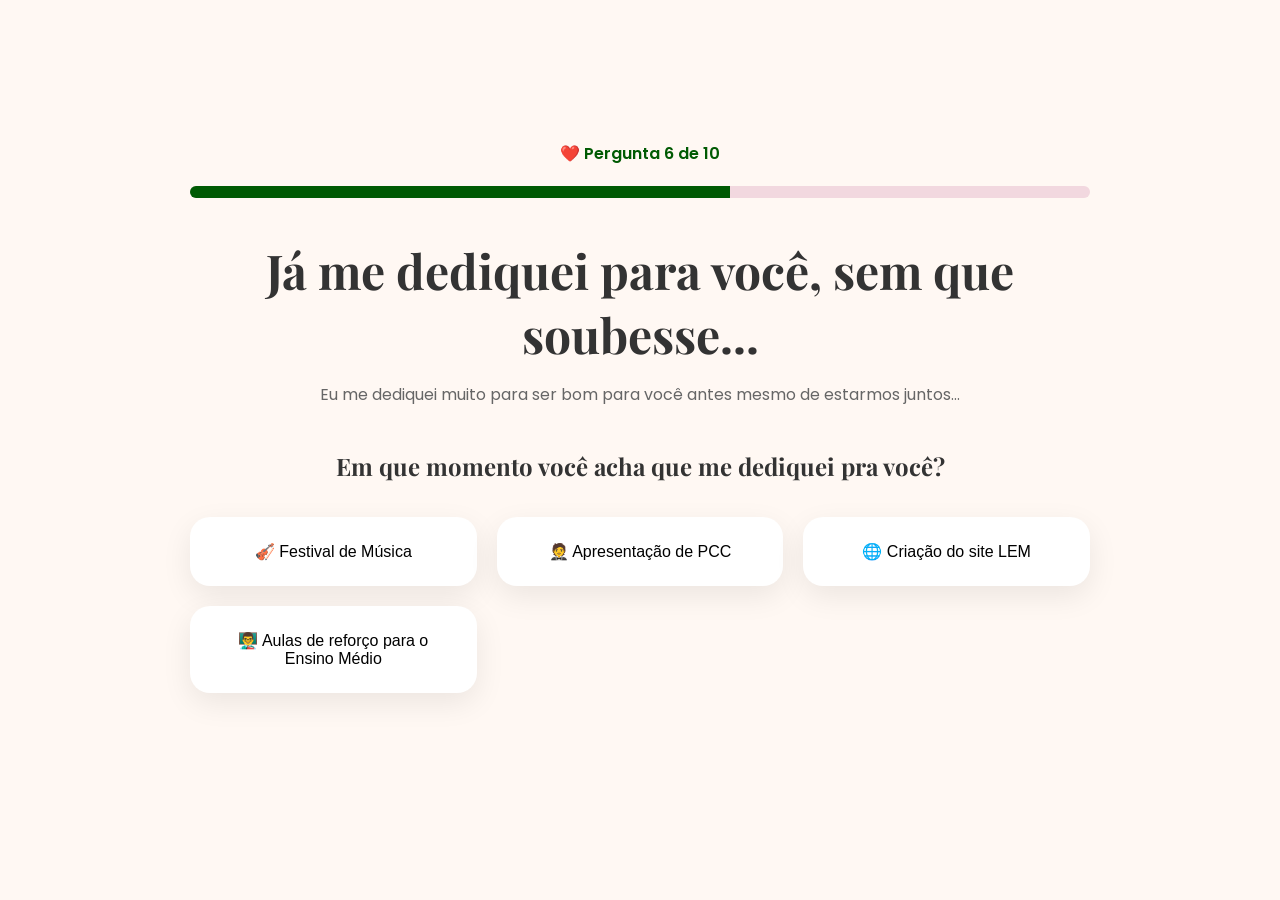
<file: q6.html>
<!DOCTYPE html>
<html lang="pt-BR">

<head>
    <meta charset="UTF-8">
    <meta name="viewport" content="width=device-width, initial-scale=1.0">
    <title>Quiz - Pergunta 6</title>
    <link rel="preconnect" href="https://fonts.googleapis.com">
    <link href="https://fonts.googleapis.com/css2?family=Playfair+Display:wght@500;700&family=Poppins:wght@300;400;500;600&display=swap" rel="stylesheet">
    <link rel="stylesheet" href="style.css">
</head>

<body>
    <section class="question-page">
        <div class="quiz-container">
            <span class="question-number">❤️ Pergunta 6 de 10</span>
            <div class="progress">
                <div class="progress-fill" style="width:60%"></div>
            </div>
            <h1>Já me dediquei para você, sem que soubesse...</h1>
            <p class="intro">Eu me dediquei muito para ser bom para você antes mesmo de estarmos juntos...</p>
            <h2 class="question">Em que momento você acha que me dediquei pra você?</h2>
            <div class="answers">
                <button class="answer-card" data-correct="true">🎻 Festival de Música</button>
                <button class="answer-card" data-correct="false" data-message="👀">🤵 Apresentação de PCC</button>
                <button class="answer-card" data-correct="true">🌐 Criação do site LEM</button>
                <button class="answer-card" data-correct="true">👨‍🏫 Aulas de reforço para o Ensino Médio</button>
            </div>
            <div class="feedback-message"></div>
        </div>
    </section>
    <script src="script.js"></script>
</body>

</html>
</file>
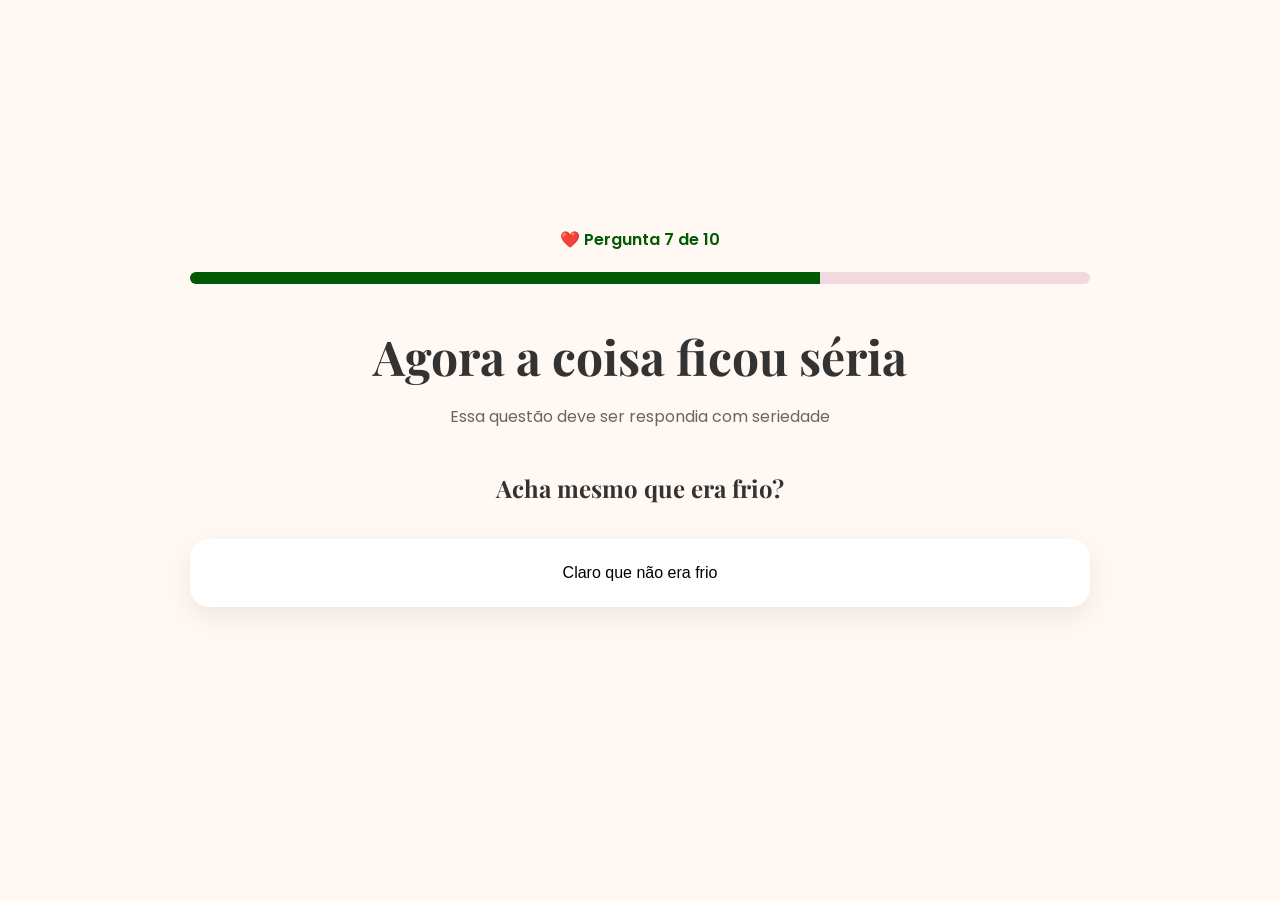
<file: q7.html>
<!DOCTYPE html>
<html lang="pt-BR">

<head>
    <meta charset="UTF-8">
    <meta name="viewport" content="width=device-width, initial-scale=1.0">
    <title>Quiz - Pergunta 7</title>
    <link rel="preconnect" href="https://fonts.googleapis.com">
    <link href="https://fonts.googleapis.com/css2?family=Playfair+Display:wght@500;700&family=Poppins:wght@300;400;500;600&display=swap" rel="stylesheet">
    <link rel="stylesheet" href="style.css">
</head>

<body>
    <section class="question-page">
        <div class="quiz-container">
            <span class="question-number">❤️ Pergunta 7 de 10</span>
            <div class="progress">
                <div class="progress-fill" style="width:70%"></div>
            </div>
            <h1>Agora a coisa ficou séria</h1>
            <p class="intro">Essa questão deve ser respondia com seriedade</p>
            <h2 class="question">Acha mesmo que era frio?</h2>
            <div class="answers">
                <button class="answer-card" data-correct="true"> Claro que não era frio</button>
            </div>
            <div class="feedback-message"></div>
        </div>
    </section>
    <script src="script.js"></script>
</body>

</html>
</file>
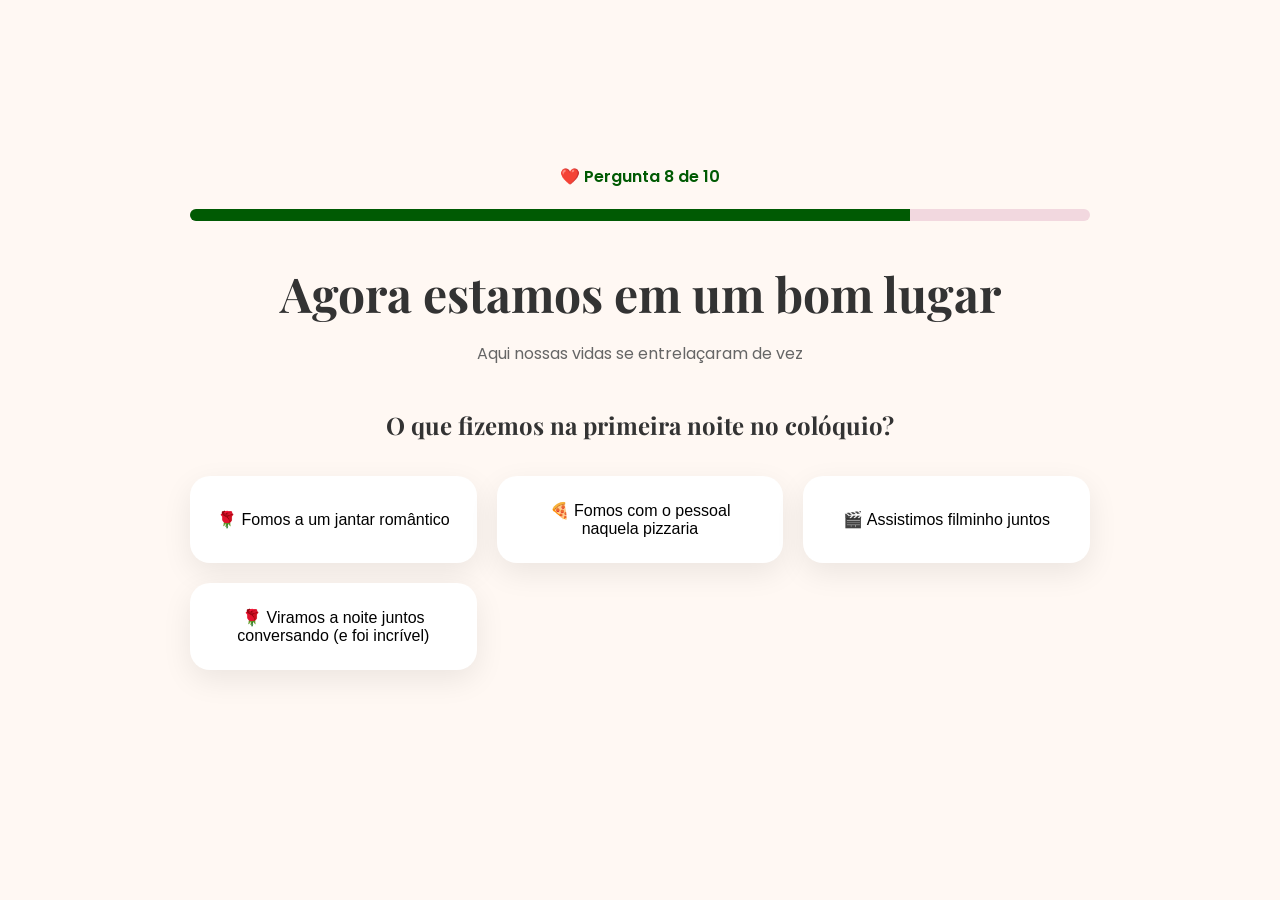
<file: q8.html>
<!DOCTYPE html>
<html lang="pt-BR">

<head>
    <meta charset="UTF-8">
    <meta name="viewport" content="width=device-width, initial-scale=1.0">
    <title>Quiz - Pergunta 8</title>
    <link rel="preconnect" href="https://fonts.googleapis.com">
    <link href="https://fonts.googleapis.com/css2?family=Playfair+Display:wght@500;700&family=Poppins:wght@300;400;500;600&display=swap" rel="stylesheet">
    <link rel="stylesheet" href="style.css">
</head>

<body>
    <section class="question-page">
        <div class="quiz-container">
            <span class="question-number">❤️ Pergunta 8 de 10</span>
            <div class="progress">
                <div class="progress-fill" style="width:80%"></div>
            </div>
            <h1>Agora estamos em um bom lugar</h1>
            <p class="intro">Aqui nossas vidas se entrelaçaram de vez</p>
            <h2 class="question">O que fizemos na primeira noite no colóquio?</h2>
            <div class="answers">
                <button class="answer-card" data-correct="false" data-message="Poderia ter sido... Se eu tivesse tido mais coragem 😭">🌹 Fomos a um jantar romântico</button>
                <button class="answer-card" data-correct="true">🍕 Fomos com o pessoal naquela pizzaria</button>
                <button class="answer-card" data-correct="true">🎬 Assistimos filminho juntos</button>
                <button class="answer-card" data-correct="true">🌹 Viramos a noite juntos conversando (e foi incrível)</button>
            </div>
            <div class="feedback-message"></div>
        </div>
    </section>
    <script src="script.js"></script>
</body>

</html>
</file>
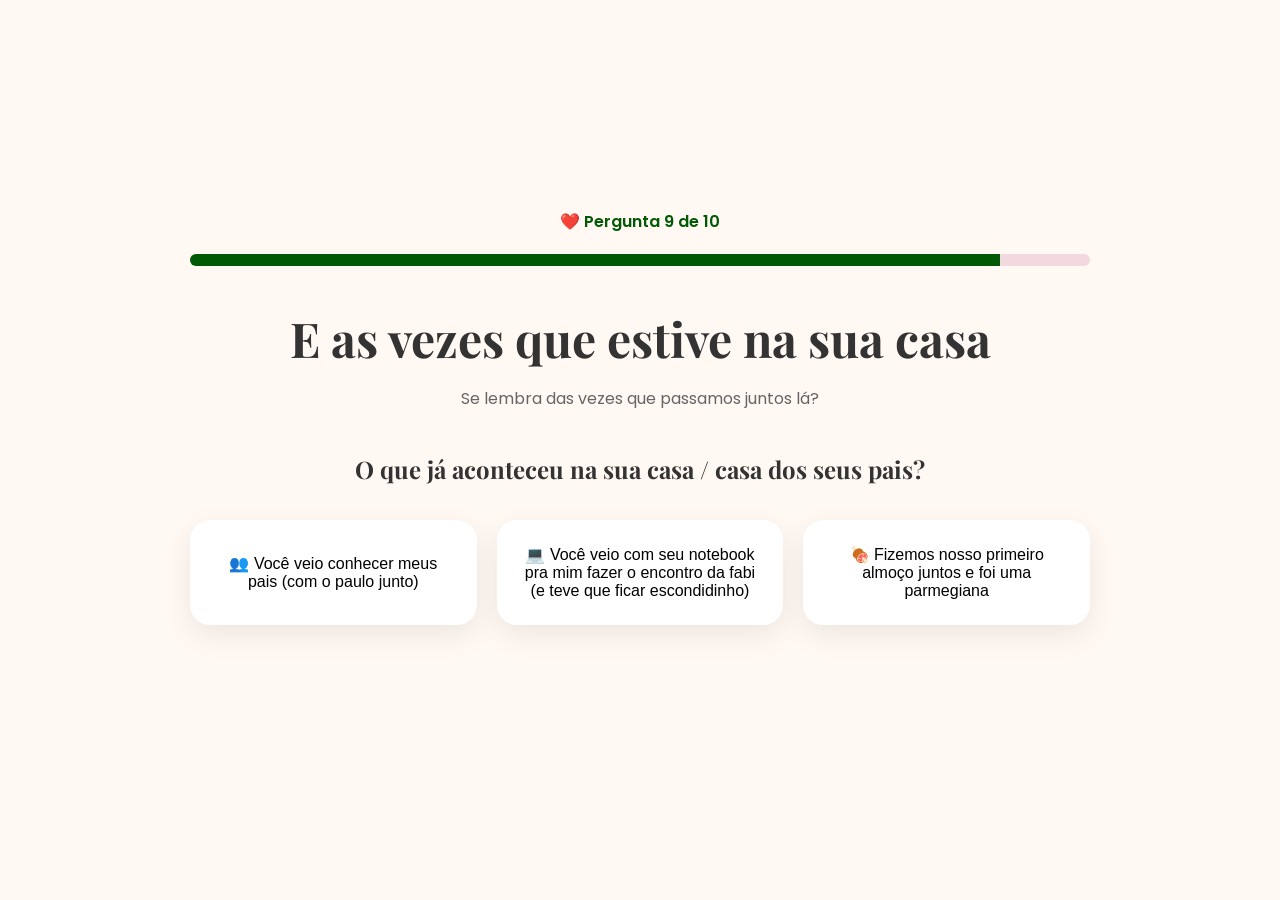
<file: q9.html>
<!DOCTYPE html>
<html lang="pt-BR">

<head>
    <meta charset="UTF-8">
    <meta name="viewport" content="width=device-width, initial-scale=1.0">
    <title>Quiz - Pergunta 9</title>
    <link rel="preconnect" href="https://fonts.googleapis.com">
    <link href="https://fonts.googleapis.com/css2?family=Playfair+Display:wght@500;700&family=Poppins:wght@300;400;500;600&display=swap" rel="stylesheet">
    <link rel="stylesheet" href="style.css">
</head>

<body>
    <section class="question-page">
        <div class="quiz-container">
            <span class="question-number">❤️ Pergunta 9 de 10</span>
            <div class="progress">
                <div class="progress-fill" style="width:90%"></div>
            </div>
            <h1>E as vezes que estive na sua casa</h1>
            <p class="intro">Se lembra das vezes que passamos juntos lá?</p>
            <h2 class="question">O que já aconteceu na sua casa / casa dos seus pais?</h2>
            <div class="answers">
                <button class="answer-card" data-correct="true">👥 Você veio conhecer meus pais (com o paulo junto)</button>
                <button class="answer-card" data-correct="true">💻 Você veio com seu notebook pra mim fazer o encontro da fabi (e teve que ficar escondidinho)</button>
                <button class="answer-card" data-correct="true">🍖 Fizemos nosso primeiro almoço juntos e foi uma parmegiana</button>
            </div>
            <div class="feedback-message"></div>
        </div>
    </section>
    <script src="script.js"></script>
</body>

</html>
</file>
<file: style.css>
*{
    margin:0;
    padding:0;
    box-sizing:border-box;
}

html{
    scroll-behavior: smooth;
}

body{
    font-family:'Poppins', sans-serif;
    background:#fff8f3;
    color:#333;
    opacity:0;
    transition:opacity .5s ease;
}

body.page-visible{
    opacity:1;
}

body.page-exit{
    opacity:0;
}

h1,h2,h3{
    font-family:'Playfair Display', serif;
}

section{
    padding:100px 10%;
}

.hero{
    height:100vh;
    background:url("./img/img1.jpg") center center/cover;
    position:relative;
    display:flex;
    align-items:center;
    justify-content:center;
    text-align:center;
}

.overlay{
    position:absolute;
    inset:0;
    background:rgba(0,0,0,.55);
}

.hero-content{
    position:relative;
    z-index:2;
    max-width:800px;
    color:white;
}

.hero h1{
    font-size:4rem;
    margin-bottom:20px;
}

.hero p{
    font-size:1.2rem;
    margin-bottom:35px;
    line-height:1.8;
}

.btn{
    display:inline-block;
    text-decoration:none;
    padding:16px 40px;
    border-radius:999px;
    background:#005a03;
    color:white;
    font-weight:600;
    transition:.3s;
    margin-top: 10%;
}

.invert{
    background: #fff8f3;
    color: #005a03;
    margin-top: 2%;
}

.btn:hover{
    transform:translateY(-4px);
}

.memories{
    text-align:center;
    height: 100vh;
}

.memories h2{
    margin-bottom:60px;
    font-size:3rem;
}

.cards{
    display:grid;
    grid-template-columns:repeat(auto-fit,minmax(250px,1fr));
    gap:25px;
}

.card{
    background:white;
    border-radius:20px;
    padding:35px;
    box-shadow:0 10px 30px rgba(0,0,0,.08);
}

.card span{
    font-size:3rem;
}

.card h3{
    margin:15px 0;
}

.about{
    text-align:center;
    max-width:900px;
    margin:auto;
    margin-top: 2%;
}

.about h2{
    color:#005a03;
    font-size:3rem;
}

.about h3{
    font-size:2.5rem;
    margin-bottom:20px;
}

.about p{
    font-size:1.2rem;
    line-height:1.8;
}

.quote{
    background:#005a03;
    color:white;
    text-align:center;
}

.quote blockquote{
    font-size:2rem;
    line-height:1.8;
    max-width:900px;
    margin:auto;
}

.cta{
    position:relative;
    height:100vh;
    background:url("./img/img3.jpg") center center/cover;
    text-align:center;
    text-align:center;
    margin-top: 10%;
    color: white;
}

.cta::before{
    content: "";
    position: absolute;
    inset: 0;
    background: rgba(0, 0, 0, 0.35);
    pointer-events: none;
}

.cta > *{
    position: relative;
    z-index: 1;
}

.countdown{
    min-height:100vh;
    display:flex;
    flex-direction:column;
    justify-content:center;
    align-items:center;
    gap:30px;
    text-align:center;
    padding:80px 10%;
}

.countdown h2{
    font-size:3rem;
    max-width:760px;
}

.countdown .subtitle{
    font-size:1.1rem;
    color:#5a5a5a;
    max-width:520px;
    line-height:1.7;
}

.countdown .timer{
    display:flex;
    justify-content:center;
    align-items:center;
    background:rgba(255,255,255,0.92);
    padding:35px 45px;
    border-radius:24px;
    box-shadow:0 18px 45px rgba(0,0,0,.08);
}

.countdown .timer.hidden{
    display:none;
}

.countdown .timer span{
    font-family:'Playfair Display', serif;
    font-size:6rem;
    color:#005a03;
    display:block;
}

.countdown .timer p{
    margin-top:10px;
    font-size:1rem;
    text-transform:uppercase;
    letter-spacing:.15em;
    color:#555;
}

.quiz{
    min-height:100vh;
    display:flex;
    flex-direction:column;
    justify-content:center;
    align-items:center;
    text-align:center;
    gap:28px;
    padding:80px 10%;
}

.quiz h1{
    font-size:3rem;
    max-width:760px;
}

.quiz .subtitle{
    font-size:1.2rem;
    max-width:640px;
    color:#5a5a5a;
    line-height:1.8;
}

.quiz-actions{
    display:flex;
    justify-content:center;
    gap:20px;
    flex-wrap:wrap;
}

.quiz .hint{
    color:#5a5a5a;
    max-width:520px;
    line-height:1.7;
}

.cta h2{
    font-size:3rem;
    max-width:900px;
    margin:auto;
    margin-bottom:40px;
    margin-top: 15%;
}

.large{
    font-size:1.2rem;
    padding:20px 60px;
    margin-top: 5%;
}

.question-page{
    min-height:100vh;

    display:flex;
    justify-content:center;
    align-items:center;

    background:#fff8f3;

    padding:40px;
}

.quiz-container{
    width:min(100%,900px);
    text-align:center;
}

.question-number{
    color:#005a03;
    font-weight:600;
}

.progress{
    width:100%;
    height:12px;

    margin:20px 0 40px;

    background:#f2d8df;
    border-radius:999px;

    overflow:hidden;
}

.progress-fill{
    width:10%;
    height:100%;

    background:#005a03;
}

.quiz-container h1{
    font-family:'Playfair Display', serif;
    font-size:3rem;

    margin-bottom:15px;
}

.intro{
    max-width:650px;
    margin:auto;

    color:#666;
    line-height:1.8;

    margin-bottom:40px;
}

.memory-image{
    width:100%;
    max-width:700px;

    margin:auto;
    margin-bottom:40px;
}

.memory-image img{
    width:100%;
    height:400px;

    object-fit:cover;

    border-radius:25px;

    box-shadow:
    0 20px 40px rgba(0,0,0,.12);
}

.question{
    margin-bottom:35px;

    font-family:'Playfair Display', serif;
    color:#333;
}

.answers{
    display:grid;

    grid-template-columns:
    repeat(auto-fit,minmax(250px,1fr));

    gap:20px;
}

.answer-card{
    border:none;
    background:white;
    padding:25px;
    border-radius:20px;
    cursor:pointer;
    font-size:1rem;
    transition:.3s;
    box-shadow:0 10px 30px rgba(0,0,0,.08);
    text-align:center;
}

.answer-card.has-image{
    display:flex;
    flex-direction:column;
    align-items:center;
    gap:16px;
    min-height:260px;
}

.answer-card.has-image img{
    width:100%;
    height:180px;
    object-fit:cover;
    border-radius:16px;
}

.answer-card.has-image span{
    font-weight:600;
    color:#333;
}

.answer-card:hover{

    transform:translateY(-8px);

    background:#005a03;
    color:white;
}

.feedback-message{
    opacity:0;
    max-width:700px;
    margin:30px auto 0;
    padding:18px 24px;
    border-radius:20px;
    font-size:1.1rem;
    line-height:1.7;
    transition:opacity .3s ease, transform .3s ease;
    transform:translateY(10px);
}

.feedback-message.visible{
    opacity:1;
    transform:translateY(0);
}

.feedback-message.correct{
    background:rgba(0,90,3,.1);
    color:#005a03;
    border:1px solid rgba(0,90,3,.2);
}

.feedback-message.wrong{
    background:rgba(178,39,39,.1);
    color:#b22727;
    border:1px solid rgba(178,39,39,.2);
}

.answer-card.correct{
    background:#e4f7e7;
    color:#005a03;
    border:1px solid #81c99f;
}

.answer-card.wrong{
    background:#ffe5e5;
    color:#b22727;
    border:1px solid #f3b3b3;
}

#q10-page .answer-card[data-correct="false"]{
    cursor:pointer;
}

.confession-section{
    text-align:center;
    max-width:1000px;
    margin:auto;
    padding:80px 10%;
}

.confession-section h2{
    font-size:3rem;
    color:#005a03;
    margin-bottom:15px;
}

.section-intro{
    font-size:1.2rem;
    color:#666;
    margin-bottom:50px;
    line-height:1.8;
}

.photo-cards{
    display:grid;
    grid-template-columns:repeat(auto-fit,minmax(280px,1fr));
    gap:30px;
    margin-bottom:20px;
}

.photo-card{
    background:white;
    border-radius:20px;
    overflow:hidden;
    box-shadow:0 15px 40px rgba(0,0,0,.1);
    transition:.4s;
}

.photo-card:hover{
    transform:translateY(-12px);
    box-shadow:0 25px 50px rgba(0,0,0,.15);
}

.photo-card img{
    width:100%;
    height:280px;
    object-fit:cover;
}

.photo-card p{
    padding:20px;
    font-size:1rem;
    color:#333;
    line-height:1.6;
    font-weight:500;
}

.confession-quote{
    background:linear-gradient(135deg,#005a03,#008f00);
    color:white;
    padding:60px 10%;
}

.confession-quote blockquote{
    font-size:2rem;
    line-height:1.8;
    max-width:800px;
    margin:auto;
    font-style:italic;
}

.details-list{
    display:flex;
    flex-direction:column;
    gap:18px;
    max-width:650px;
    margin:auto;
}

.detail-item{
    background:rgba(0,90,3,.05);
    padding:20px;
    border-radius:16px;
    border-left:4px solid #005a03;
    font-size:1.1rem;
    color:#333;
    line-height:1.6;
    transition:.3s;
}

.detail-item:hover{
    background:rgba(0,90,3,.1);
    transform:translateX(10px);
}

.final-confession{
    background:white;
    padding:40px;
    border-radius:20px;
    box-shadow:0 10px 30px rgba(0,0,0,.08);
    max-width:750px;
    margin:auto;
    font-size:1.2rem;
    line-height:1.9;
    color:#333;
}

.final-confession p{
    margin-bottom:15px;
}

.confession-cta{
    text-align:center;
    padding:60px 10%;
}

.secret-footer{
    bottom:20px;
    right:20px;
    z-index:1000;
}

.secret-button{
    display:flex;
    align-items:center;
    justify-content:center;
    width:50px;
    height:50px;
    font-size:24px;
    background:rgba(0,90,3,.1);
    border:none;
    border-radius:50%;
    cursor:pointer;
    transition:.3s;
    text-decoration:none;
    opacity:.005;
}

.secret-button:hover{
    opacity:1;
    transform:scale(1.15);
    background:rgba(0,90,3,.2);
}
</file>
